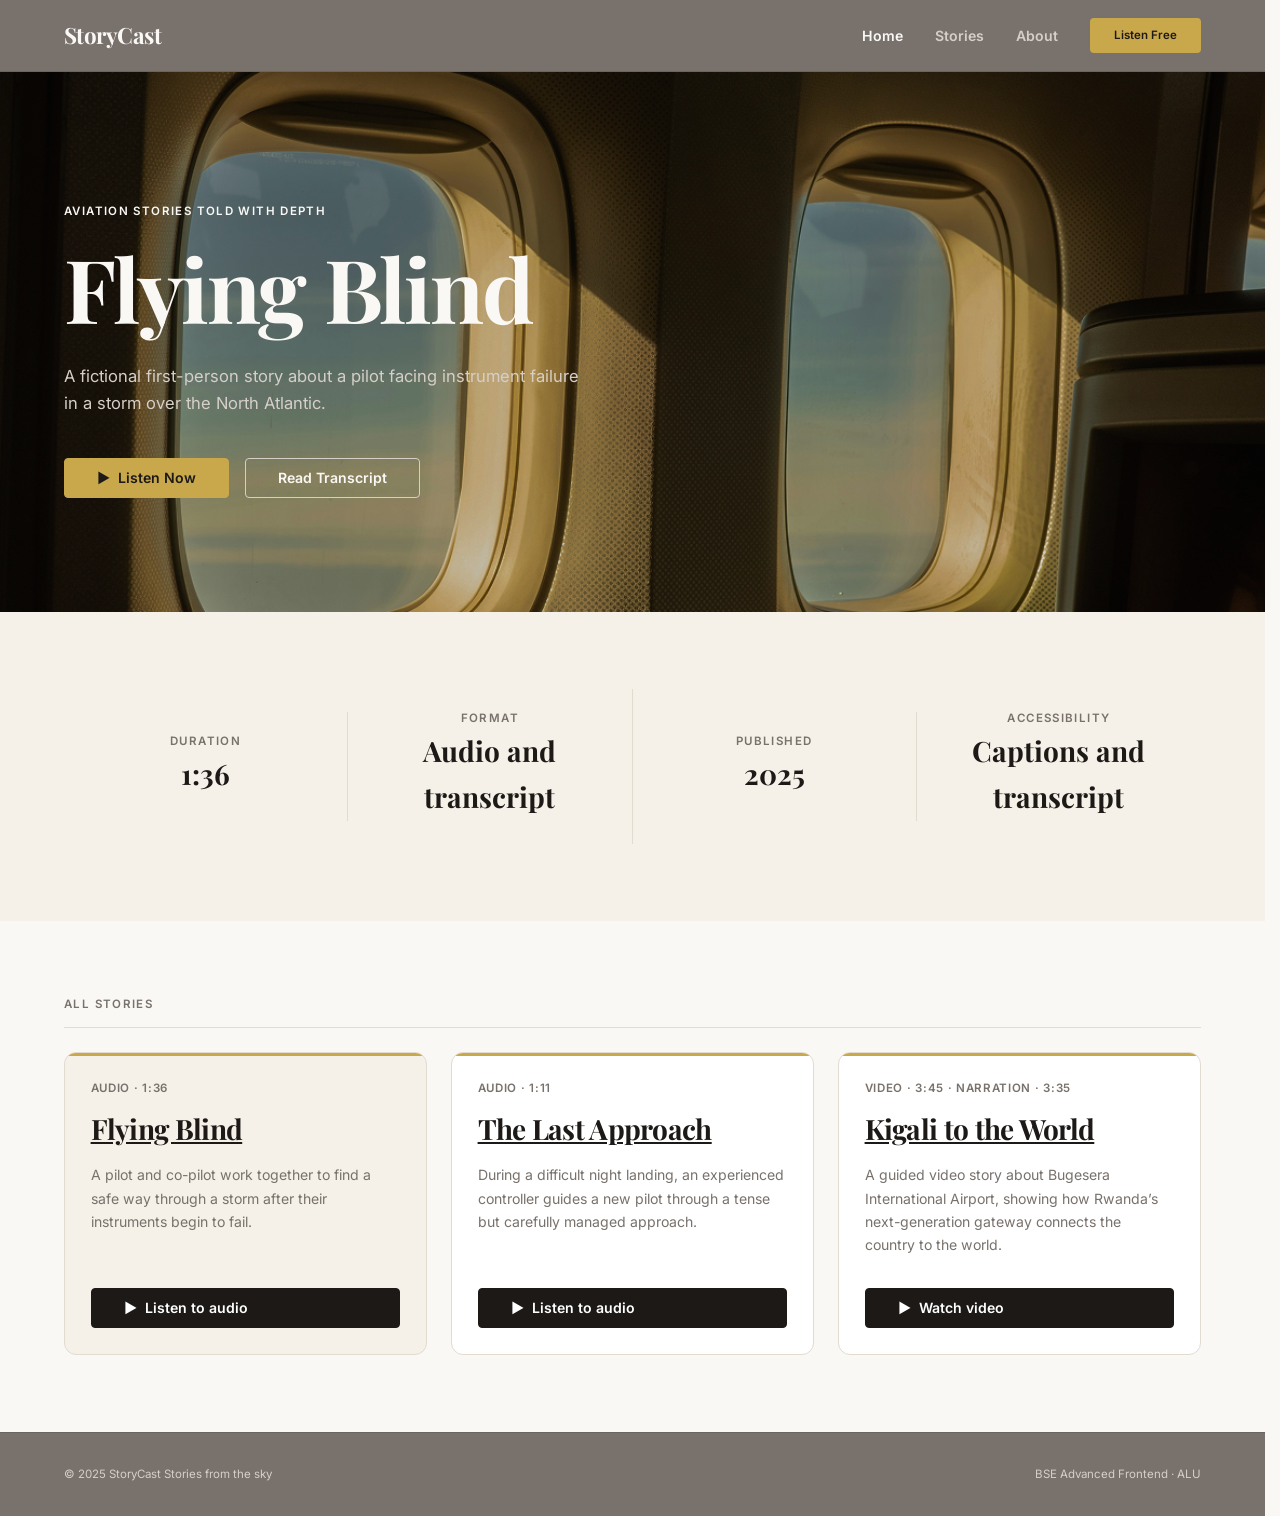
<file: index.html>
<!DOCTYPE html>
<html lang="en">
<head>
  <meta charset="UTF-8">
  <meta name="viewport" content="width=device-width, initial-scale=1.0">
  <meta name="description" content="StoryCast — Narrative audio and video journalism about aviation. Listen to first-person stories about the machines, people, and moments that define flight.">
  <title>StoryCast Aviation Stories</title>
  <link rel="preconnect" href="https://fonts.googleapis.com">
  <link rel="preconnect" href="https://fonts.gstatic.com" crossorigin>
  <link href="https://fonts.googleapis.com/css2?family=Playfair+Display:wght@400;700&family=Inter:wght@400;500;600&display=swap" rel="stylesheet">
  <link rel="stylesheet" href="css/main.css">
</head>
<body>
  <a href="#main-content" class="skip-link">Skip to main content</a>
  <header>
    <nav class="nav" aria-label="Main navigation">
      <div class="nav__inner">
        <a href="index.html" class="nav__logo" aria-label="StoryCast — home">StoryCast</a>
        <button class="nav__toggle" aria-expanded="false" aria-controls="nav-links" aria-label="Open navigation menu">
          <span></span><span></span><span></span>
        </button>
        <ul class="nav__links" id="nav-links" role="list">
          <li><a href="index.html" class="nav__link" aria-current="page">Home</a></li>
          <li><a href="#stories" class="nav__link">Stories</a></li>
          <li><a href="about.html" class="nav__link">About</a></li>
        </ul>
        <a href="story/flying-blind.html" class="nav__cta">Listen Free</a>
      </div>
    </nav>
  </header>

  <main id="main-content">
    <section class="hero" aria-labelledby="hero-heading" style="background-image: url('assets/images/Hero_1.png');">
      <div class="hero__inner">
        <span class="hero__eyebrow">Aviation Stories Told with Depth</span>
        <h1 class="hero__title" id="hero-heading">Flying Blind</h1>
        <p class="hero__subtitle">A fictional first-person story about a pilot facing instrument failure in a storm over the North Atlantic.</p>
        <div class="hero__actions">
          <a href="story/flying-blind.html#player" class="btn btn--primary"><span aria-hidden="true">▶</span> Listen Now</a>
          <a href="story/flying-blind.html#transcript" class="btn btn--outline">Read Transcript</a>
        </div>
      </div>
    </section>

    <section class="section section--cream" aria-label="Featured episode details">
      <div class="container">
        <dl class="stats">
          <div class="stats__item"><dt class="stats__label">Duration</dt><dd class="stats__value">1:36</dd></div>
          <div class="stats__item"><dt class="stats__label">Format</dt><dd class="stats__value">Audio and transcript</dd></div>
          <div class="stats__item"><dt class="stats__label">Published</dt><dd class="stats__value">2025</dd></div>
          <div class="stats__item"><dt class="stats__label">Accessibility</dt><dd class="stats__value">Captions and transcript</dd></div>
        </dl>
      </div>
    </section>

    <section class="section" id="stories" aria-labelledby="stories-heading">
      <div class="container">
        <h2 class="section-label" id="stories-heading">All Stories</h2>
        <div class="story-grid" role="list">
          <div class="card-wrapper" role="listitem">
            <article class="card card--featured" aria-labelledby="card-title-1">
              <div class="card__body">
                <p class="card__tag"><span class="sr-only">Format and duration:</span> Audio · 1:36</p>
                <h3 class="card__title" id="card-title-1"><a href="story/flying-blind.html#player">Flying Blind</a></h3>
                <p class="card__desc">A pilot and co-pilot work together to find a safe way through a storm after their instruments begin to fail.</p>
                <a href="story/flying-blind.html#player" class="btn btn--dark"><span aria-hidden="true">▶</span> Listen to audio</a>
              </div>
            </article>
          </div>
          <div class="card-wrapper" role="listitem">
            <article class="card" aria-labelledby="card-title-2">
              <div class="card__body">
                <p class="card__tag"><span class="sr-only">Format and duration:</span> Audio · 1:11</p>
                <h3 class="card__title" id="card-title-2"><a href="story/the-last-approach.html#player">The Last Approach</a></h3>
                <p class="card__desc">During a difficult night landing, an experienced controller guides a new pilot through a tense but carefully managed approach.</p>
                <a href="story/the-last-approach.html#player" class="btn btn--dark"><span aria-hidden="true">▶</span> Listen to audio</a>
              </div>
            </article>
          </div>
          <div class="card-wrapper" role="listitem">
            <article class="card" aria-labelledby="card-title-3">
              <div class="card__body">
                <p class="card__tag"><span class="sr-only">Format and durations:</span> Video · 3:45 · Narration · 3:35</p>
                <h3 class="card__title" id="card-title-3"><a href="story/kigali-to-the-world.html#video-player">Kigali to the World</a></h3>
                <p class="card__desc">A guided video story about Bugesera International Airport, showing how Rwanda’s next-generation gateway connects the country to the world.</p>
                <a href="story/kigali-to-the-world.html#video-player" class="btn btn--dark"><span aria-hidden="true">▶</span> Watch video</a>
              </div>
            </article>
          </div>
        </div>
      </div>
    </section>
  </main>

  <footer class="footer">
    <div class="footer__inner">
      <p class="footer__copy">© 2025 StoryCast Stories from the sky</p>
      <p class="footer__copy">BSE Advanced Frontend · ALU</p>
    </div>
  </footer>
  <script>
    const toggle = document.querySelector('.nav__toggle');
    const navLinks = document.querySelector('.nav__links');
    toggle.addEventListener('click', () => {
      const expanded = toggle.getAttribute('aria-expanded') === 'true';
      toggle.setAttribute('aria-expanded', String(!expanded));
      navLinks.classList.toggle('is-open');
    });
    navLinks.querySelectorAll('.nav__link').forEach(link => {
      link.addEventListener('click', () => {
        toggle.setAttribute('aria-expanded', 'false');
        navLinks.classList.remove('is-open');
      });
    });
  </script>
</body>
</html>
</file>
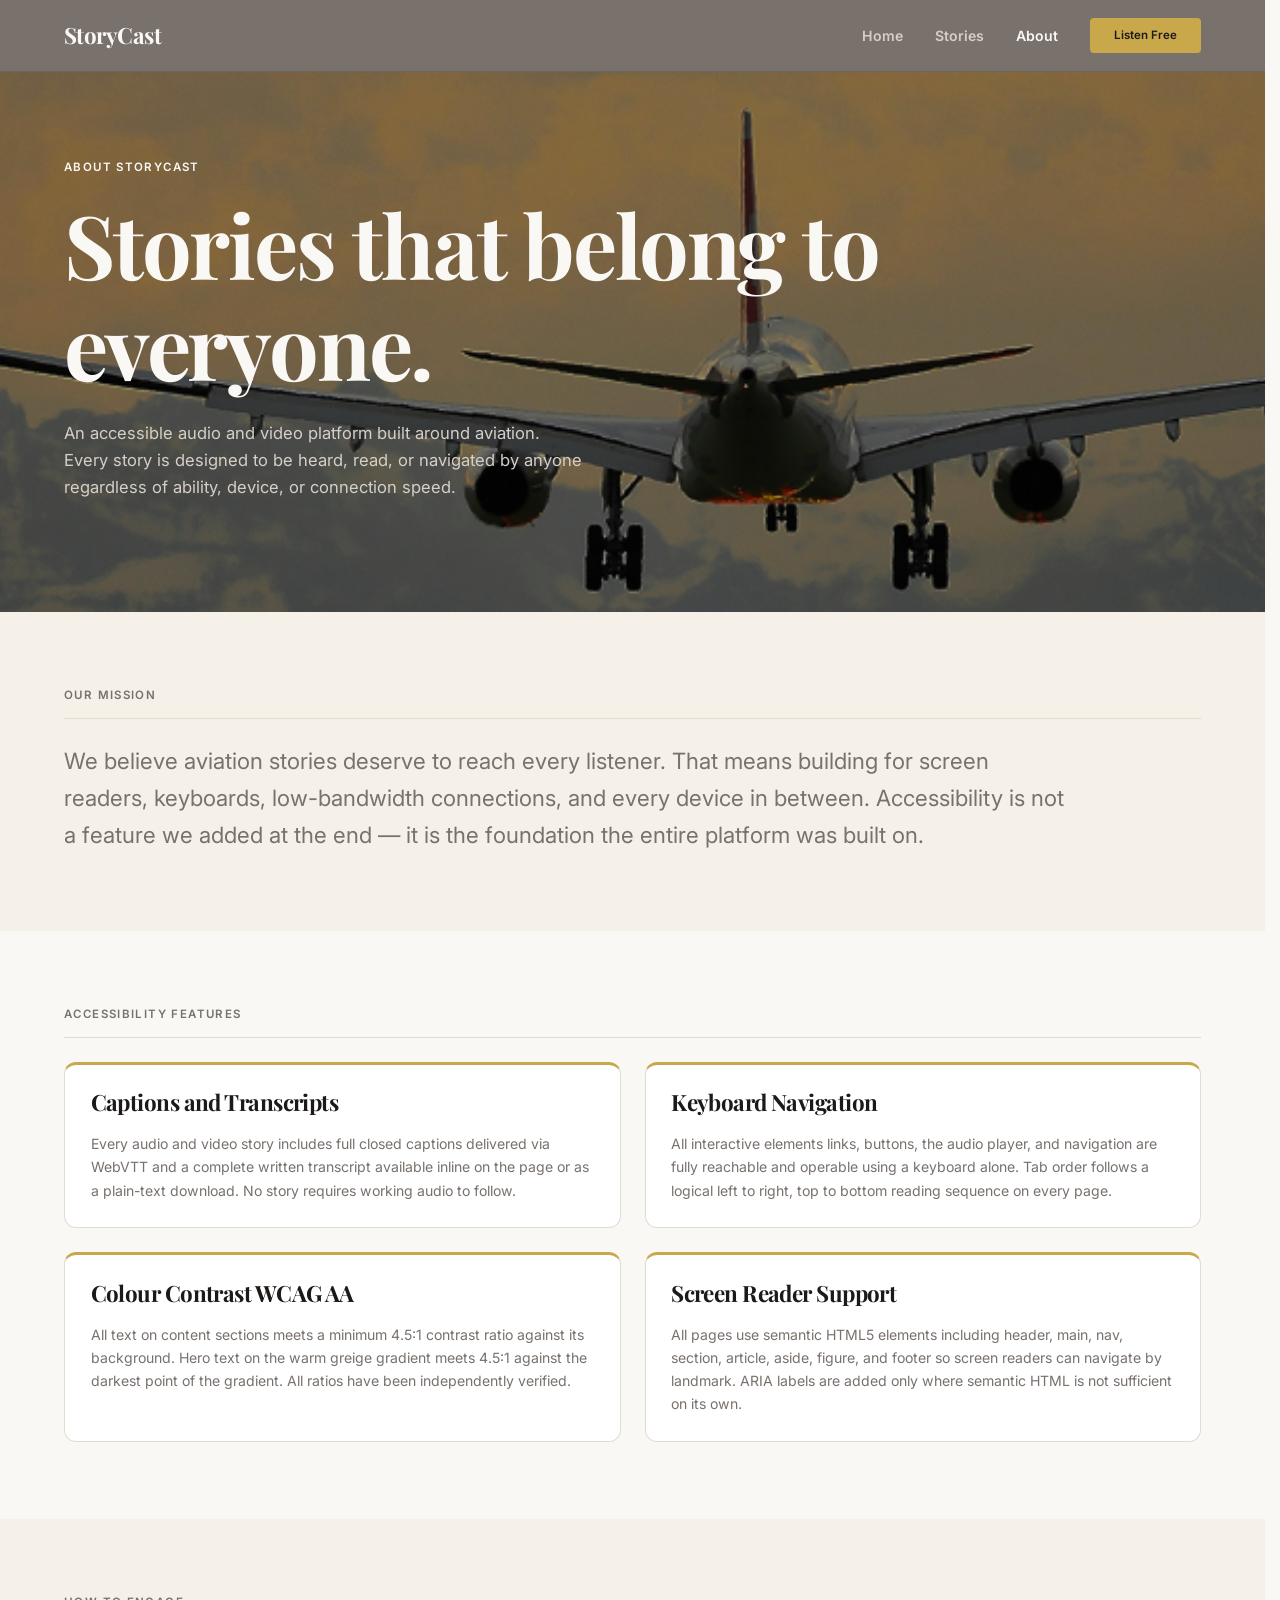
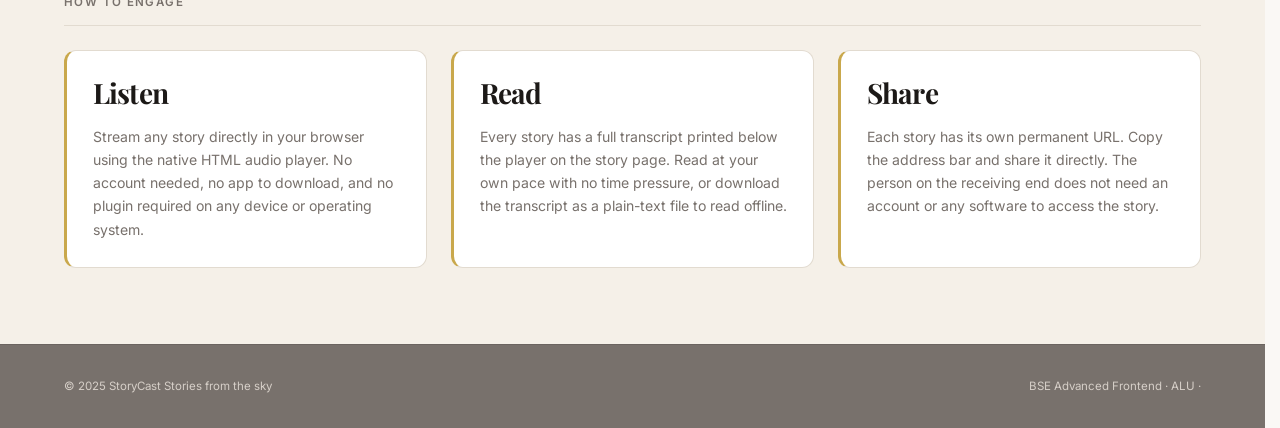
<file: about.html>
<!DOCTYPE html>
<html lang="en">
<head>
  <meta charset="UTF-8">
  <meta name="viewport" content="width=device-width, initial-scale=1.0">
  <meta name="description" content="About StoryCast — our mission, how we approach accessibility, and how you can engage with aviation stories regardless of ability.">
  <title>About — StoryCast</title>

  <link rel="preconnect" href="https://fonts.googleapis.com">
  <link rel="preconnect" href="https://fonts.gstatic.com" crossorigin>
  <link href="https://fonts.googleapis.com/css2?family=Playfair+Display:wght@400;700&family=Inter:wght@400;500;600&display=swap" rel="stylesheet">

  <link rel="stylesheet" href="css/main.css">
</head>
<body>

  <a href="#main-content" class="skip-link">Skip to main content</a>

  <!-- ══════════════════════════════════════════════════
       Navigation
  ══════════════════════════════════════════════════ -->
  <header>
    <nav class="nav" aria-label="Main navigation">
      <div class="nav__inner">
        <a href="index.html" class="nav__logo" aria-label="StoryCast — home">
          StoryCast
        </a>
        <button
          class="nav__toggle"
          aria-expanded="false"
          aria-controls="nav-links"
          aria-label="Open navigation menu"
        >
          <span></span>
          <span></span>
          <span></span>
        </button>
        <ul class="nav__links" id="nav-links" role="list">
          <li><a href="index.html" class="nav__link">Home</a></li>
          <li><a href="index.html#stories" class="nav__link">Stories</a></li>
          <li>
            <a href="about.html" class="nav__link" aria-current="page">About</a>
          </li>
        </ul>
        <a href="story/flying-blind.html" class="nav__cta">Listen Free</a>
      </div>
    </nav>
  </header>

  <!-- ══════════════════════════════════════════════════
       Main content
  ══════════════════════════════════════════════════ -->
  <main id="main-content">

    <!-- ── Hero ─────────────────────────────────────── -->
    <section class="hero" aria-labelledby="about-heading" style="background-image: url('assets/images/Hero_3.png');">
      <div class="hero__inner">
        <span class="hero__eyebrow">About StoryCast</span>
        <h1 class="hero__title" id="about-heading">
          Stories that belong to everyone.
        </h1>
        <p class="hero__subtitle">
          An accessible audio and video platform built around aviation.
          Every story is designed to be heard, read, or navigated by anyone 
          regardless of ability, device, or connection speed.
        </p>
      </div>
    </section>

    <!-- ── Mission ──────────────────────────────────── -->
    <section class="section section--cream" aria-labelledby="mission-heading">
      <div class="container">
        <h2 class="section-label" id="mission-heading">Our Mission</h2>
        <p class="mission__text">
          We believe aviation stories deserve to reach every listener. That means
          building for screen readers, keyboards, low-bandwidth connections, and
          every device in between. Accessibility is not a feature we added at the
          end — it is the foundation the entire platform was built on.
        </p>
      </div>
    </section>

    <!-- ── Accessibility features ───────────────────── -->
    <section class="section" aria-labelledby="a11y-heading">
      <div class="container">
        <h2 class="section-label" id="a11y-heading">Accessibility Features</h2>

        <div class="features-grid">

          <article class="feature-card" aria-labelledby="feat-1">
            <h3 class="feature-card__title" id="feat-1">
              Captions and Transcripts
            </h3>
            <p class="feature-card__desc">
              Every audio and video story includes full closed captions delivered
              via WebVTT and a complete written transcript available inline on the
              page or as a plain-text download. No story requires working audio to
              follow.
            </p>
          </article>

          <article class="feature-card" aria-labelledby="feat-2">
            <h3 class="feature-card__title" id="feat-2">
              Keyboard Navigation
            </h3>
            <p class="feature-card__desc">
              All interactive elements links, buttons, the audio player, and
              navigation are fully reachable and operable using a keyboard alone.
              Tab order follows a logical left to right, top to bottom reading
              sequence on every page.
            </p>
          </article>

          <article class="feature-card" aria-labelledby="feat-3">
            <h3 class="feature-card__title" id="feat-3">
              Colour Contrast WCAG AA
            </h3>
            <p class="feature-card__desc">
              All text on content sections meets a minimum 4.5:1 contrast ratio
              against its background. Hero text on the warm greige gradient meets
              4.5:1 against the darkest point of the gradient. All ratios have been
              independently verified.
            </p>
          </article>

          <article class="feature-card" aria-labelledby="feat-4">
            <h3 class="feature-card__title" id="feat-4">
              Screen Reader Support
            </h3>
            <p class="feature-card__desc">
              All pages use semantic HTML5 elements including header, main, nav, section,
              article, aside, figure, and footer so screen readers can navigate by
              landmark. ARIA labels are added only where semantic HTML is not
              sufficient on its own.
            </p>
          </article>

        </div>
      </div>
    </section>

    <!-- ── How to engage ────────────────────────────── -->
    <section class="section section--cream" aria-labelledby="engage-heading">
      <div class="container">
        <h2 class="section-label" id="engage-heading">How to Engage</h2>

        <div class="engage-grid">

          <article class="engage-card" aria-labelledby="engage-1">
            <h3 class="engage-card__title" id="engage-1">Listen</h3>
            <p class="engage-card__desc">
              Stream any story directly in your browser using the native HTML audio
              player. No account needed, no app to download, and no plugin required
              on any device or operating system.
            </p>
          </article>

          <article class="engage-card" aria-labelledby="engage-2">
            <h3 class="engage-card__title" id="engage-2">Read</h3>
            <p class="engage-card__desc">
              Every story has a full transcript printed below the player on the
              story page. Read at your own pace with no time pressure, or download
              the transcript as a plain-text file to read offline.
            </p>
          </article>

          <article class="engage-card" aria-labelledby="engage-3">
            <h3 class="engage-card__title" id="engage-3">Share</h3>
            <p class="engage-card__desc">
              Each story has its own permanent URL. Copy the address bar and share
              it directly. The person on the receiving end does not need an account
              or any software to access the story.
            </p>
          </article>

        </div>
      </div>
    </section>

  </main>

  <!-- ══════════════════════════════════════════════════
       Footer
  ══════════════════════════════════════════════════ -->
  <footer class="footer">
    <div class="footer__inner">
      <p class="footer__copy">© 2025 StoryCast Stories from the sky</p>
      <p class="footer__copy">BSE Advanced Frontend · ALU · </p>
    </div>
  </footer>

  <script>
    const toggle = document.querySelector('.nav__toggle');
    const navLinks = document.querySelector('.nav__links');
    toggle.addEventListener('click', () => {
      const expanded = toggle.getAttribute('aria-expanded') === 'true';
      toggle.setAttribute('aria-expanded', String(!expanded));
      navLinks.classList.toggle('is-open');
    });
  </script>

</body>
</html>
</file>
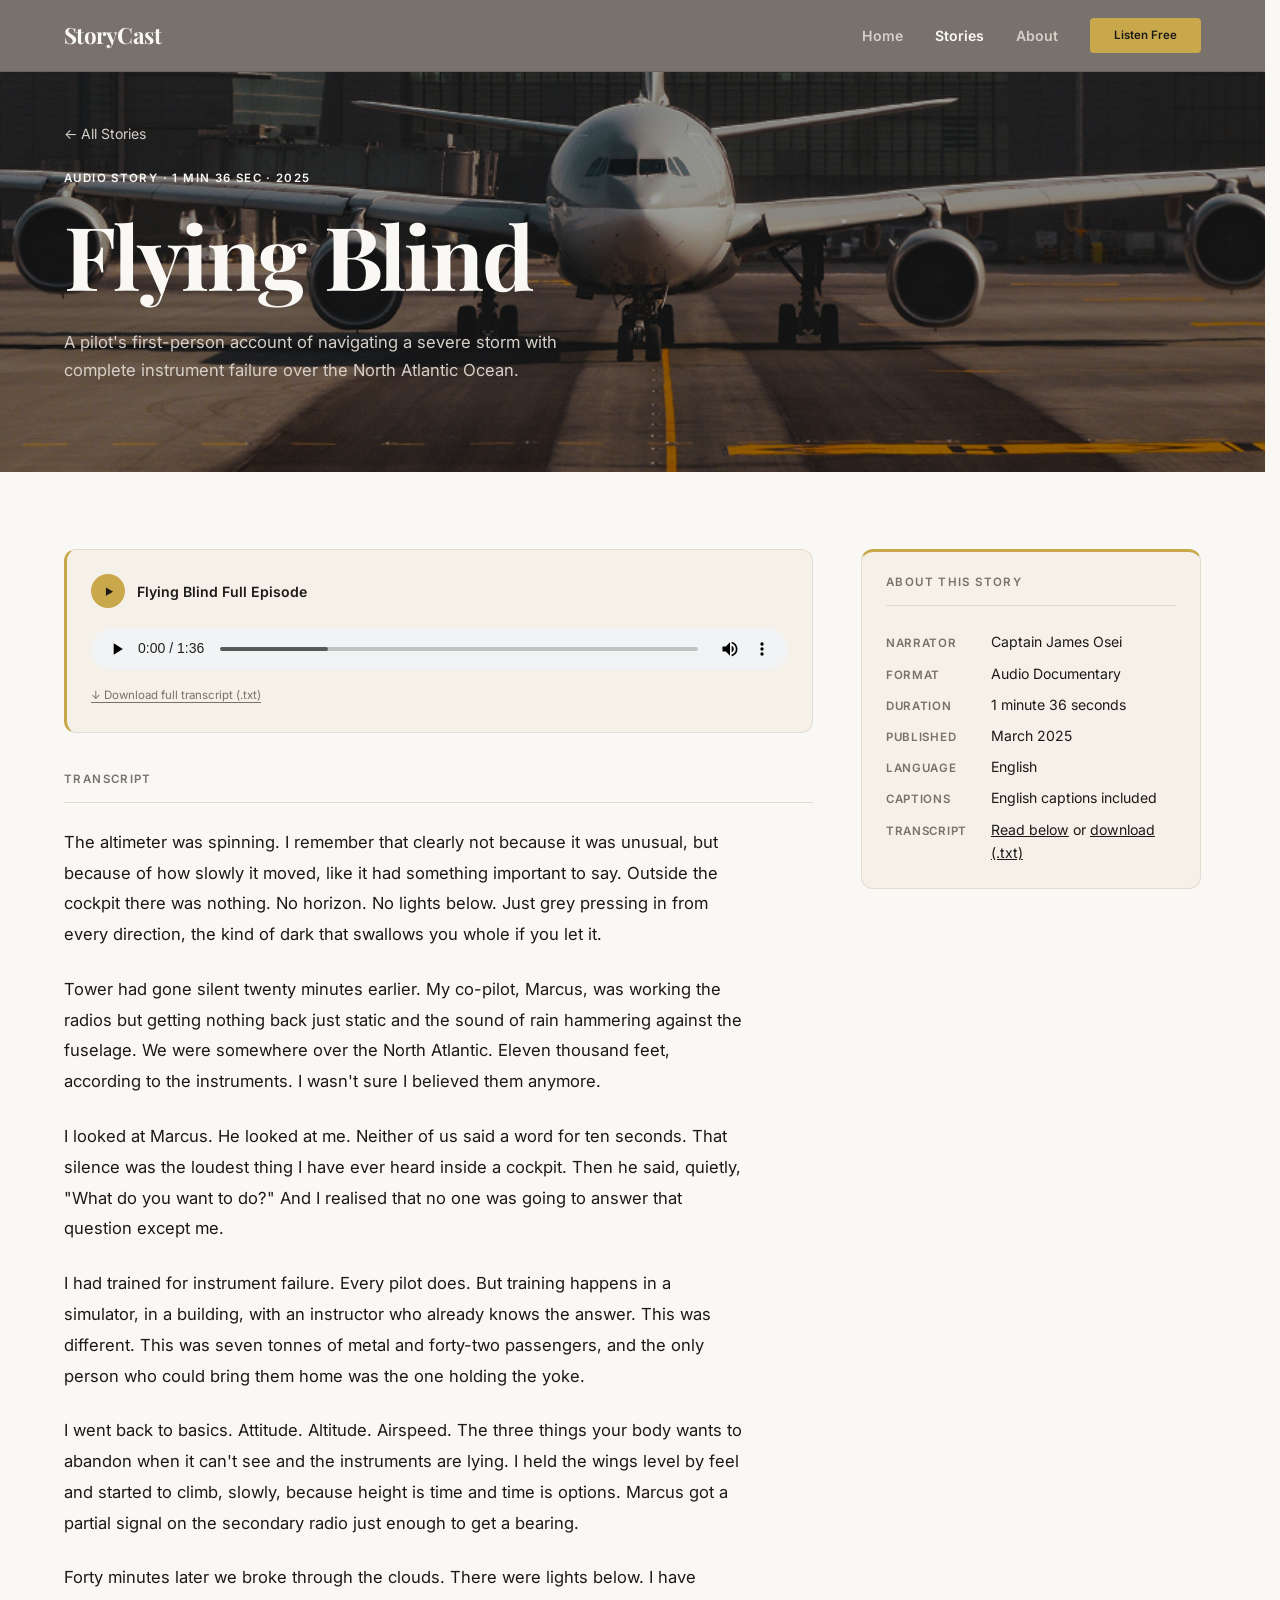
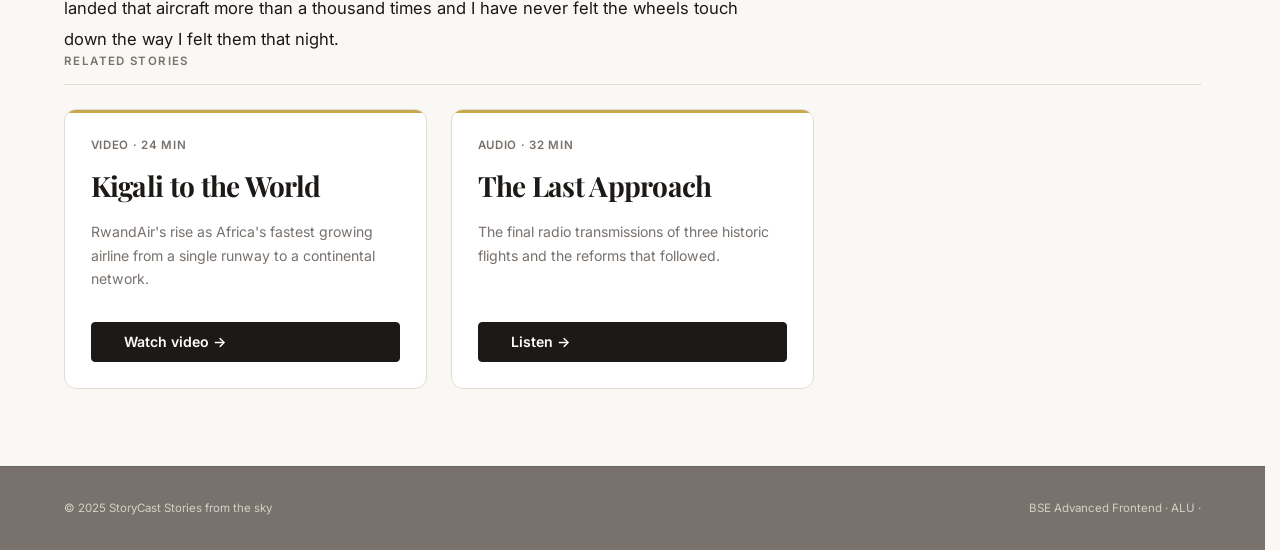
<file: story/flying-blind.html>
<!DOCTYPE html>
<html lang="en">
<head>
  <meta charset="UTF-8">
  <meta name="viewport" content="width=device-width, initial-scale=1.0">
  <meta name="description" content="Flying Blind A pilot's first-person account of navigating instrument failure over the North Atlantic. Full audio story with transcript and captions.">
  <title>Flying Blind StoryCast</title>

  <link rel="preconnect" href="https://fonts.googleapis.com">
  <link rel="preconnect" href="https://fonts.gstatic.com" crossorigin>
  <link href="https://fonts.googleapis.com/css2?family=Playfair+Display:wght@400;700&family=Inter:wght@400;500;600&display=swap" rel="stylesheet">

  <!-- One level up from /story/ -->
  <link rel="stylesheet" href="../css/main.css">
</head>
<body>

  <a href="#main-content" class="skip-link">Skip to main content</a>

  <!-- ══════════════════════════════════════════════════
       Navigation
  ══════════════════════════════════════════════════ -->
  <header>
    <nav class="nav" aria-label="Main navigation">
      <div class="nav__inner">
        <a href="../index.html" class="nav__logo" aria-label="StoryCast — home">
          StoryCast
        </a>
        <button
          class="nav__toggle"
          aria-expanded="false"
          aria-controls="nav-links"
          aria-label="Open navigation menu"
        >
          <span></span>
          <span></span>
          <span></span>
        </button>
        <ul class="nav__links" id="nav-links" role="list">
          <li><a href="../index.html" class="nav__link">Home</a></li>
          <li>
            <a href="../index.html#stories" class="nav__link" aria-current="page">
              Stories
            </a>
          </li>
          <li><a href="../about.html" class="nav__link">About</a></li>
        </ul>
        <a href="#player" class="nav__cta">Listen Free</a>
      </div>
    </nav>
  </header>

  <!-- ══════════════════════════════════════════════════
       Main content
  ══════════════════════════════════════════════════ -->
  <main id="main-content">

    <!-- ── Story hero ────────────────────────────────── -->
    <section class="hero hero--story" aria-labelledby="story-title" style="background-image: url('../assets/images/Hero_2.png');">
      <div class="hero__inner">
        <a href="../index.html" class="hero__back">← All Stories</a>
        <p class="hero__eyebrow">Audio Story · 1 Min 36 Sec · 2025</p>
        <h1 class="hero__title" id="story-title">Flying Blind</h1>
        <p class="hero__subtitle">
          A pilot's first-person account of navigating a severe storm with
          complete instrument failure over the North Atlantic Ocean.
        </p>
      </div>
    </section>

    <!-- ── Story body — two-column grid ─────────────── -->
    <section class="section" aria-label="Story content">
      <div class="container">
        <div class="story-layout">

          <!-- Main column — player + transcript -->
          <div>

            <!-- Audio player -->
            <section id="player" aria-labelledby="player-label">
              <div class="player">
                <p class="player__label" id="player-label">
                  Flying Blind Full Episode
                </p>

                <!--
                  Accessible audio element:
                  • controls attribute provides keyboard-operable playback UI
                  • <track> provides WebVTT captions (kind="captions")
                  • <figcaption> gives screen readers a text description
                  • Fallback link shown if browser has no audio support
                -->
                <figure>
                  <audio
                    class="player__native"
                    controls
                    aria-labelledby="player-label"
                    aria-describedby="audio-desc"
                  >
                    <source
                      src="../assets/audio/speech.wav"
                      type="audio/wav"
                    >
                    <track
                      kind="captions"
                      src="../assets/transcripts/flying-blind.vtt"
                      srclang="en"
                      label="English captions"
                      default
                    >
                    <p>
                      Your browser does not support audio playback.
                      <a href="../assets/audio/speech.wav">
                        Download the audio file
                      </a>
                      and open it in any media player.
                    </p>
                  </audio>
                  <figcaption class="sr-only" id="audio-desc">
                    Audio documentary: Flying Blind.
                    Narrator: Captain James Osei.
                    Duration: 1 minute and 36 seconds.
                    Full transcript available below.
                  </figcaption>
                </figure>

                <a
                  href="../assets/transcripts/flying-blind.txt"
                  download="flying-blind-transcript.txt"
                  class="player__download"
                  aria-label="Download full transcript as a text file"
                >
                  ↓ Download full transcript (.txt)
                </a>
              </div>
            </section>

            <!-- Transcript -->
            <section id="transcript" aria-labelledby="transcript-heading">
              <div class="transcript">
                <h2 class="transcript__heading" id="transcript-heading">
                  Transcript
                </h2>
                <div class="transcript__body">
                  <p>
                    The altimeter was spinning. I remember that clearly not because it was
                    unusual, but because of how slowly it moved, like it had something important
                    to say. Outside the cockpit there was nothing. No horizon. No lights below.
                    Just grey pressing in from every direction, the kind of dark that swallows
                    you whole if you let it.
                  </p>
                  <p>
                    Tower had gone silent twenty minutes earlier. My co-pilot, Marcus, was
                    working the radios but getting nothing back just static and the sound of
                    rain hammering against the fuselage. We were somewhere over the North
                    Atlantic. Eleven thousand feet, according to the instruments. I wasn't sure
                    I believed them anymore.
                  </p>
                  <p>
                    I looked at Marcus. He looked at me. Neither of us said a word for ten
                    seconds. That silence was the loudest thing I have ever heard inside a
                    cockpit. Then he said, quietly, "What do you want to do?" And I realised
                    that no one was going to answer that question except me.
                  </p>
                  <p>
                    I had trained for instrument failure. Every pilot does. But training happens
                    in a simulator, in a building, with an instructor who already knows the
                    answer. This was different. This was seven tonnes of metal and forty-two
                    passengers, and the only person who could bring them home was the one
                    holding the yoke.
                  </p>
                  <p>
                    I went back to basics. Attitude. Altitude. Airspeed. The three things your
                    body wants to abandon when it can't see and the instruments are lying. I
                    held the wings level by feel and started to climb, slowly, because height
                    is time and time is options. Marcus got a partial signal on the secondary
                    radio just enough to get a bearing.
                  </p>
                  <p>
                    Forty minutes later we broke through the clouds. There were lights below.
                    I have landed that aircraft more than a thousand times and I have never felt the
                    wheels touch down the way I felt them that night.
                  </p>
                </div>
              </div>
            </section>

          </div><!-- end main column -->

          <!-- Sidebar — story metadata -->
          <aside class="story-sidebar" aria-label="Story details">
            <h2 class="section-label">About This Story</h2>
            <dl class="story-meta">
              <dt>Narrator</dt>
              <dd>Captain James Osei</dd>
              <dt>Format</dt>
              <dd>Audio Documentary</dd>
              <dt>Duration</dt>
              <dd>1 minute 36 seconds</dd>
              <dt>Published</dt>
              <dd>March 2025</dd>
              <dt>Language</dt>
              <dd>English</dd>
              <dt>Captions</dt>
              <dd>English captions included</dd>
              <dt>Transcript</dt>
              <dd>
                <a href="#transcript">Read below</a> or
                <a href="../assets/transcripts/flying-blind.txt" download>
                  download (.txt)
                </a>
              </dd>
            </dl>
          </aside>

        </div><!-- end story-layout -->

        <!-- Related stories -->
        <section aria-labelledby="related-heading">
          <h2 class="section-label" id="related-heading">Related Stories</h2>
          <div class="story-grid story-grid--related" role="list">

            <div class="card-wrapper" role="listitem">
              <article class="card" aria-labelledby="rel-title-1">
                <div class="card__body">
                  <p class="card__tag">Video · 24 min</p>
                  <h3 class="card__title" id="rel-title-1">Kigali to the World</h3>
                  <p class="card__desc">
                    RwandAir's rise as Africa's fastest growing airline
                    from a single runway to a continental network.
                  </p>
                  <a href="kigali-to-the-world.html#video-player" class="btn btn--dark"
                    aria-label="Watch Kigali to the World video">
                    Watch video →
                  </a>
                </div>
              </article>
            </div>

            <div class="card-wrapper" role="listitem">
              <article class="card" aria-labelledby="rel-title-2">
                <div class="card__body">
                  <p class="card__tag">Audio · 32 min</p>
                  <h3 class="card__title" id="rel-title-2">The Last Approach</h3>
                  <p class="card__desc">
                    The final radio transmissions of three historic flights
                    and the reforms that followed.
                  </p>
                  <a href="the-last-approach.html#player" class="btn btn--dark"
                    aria-label="Listen to The Last Approach">
                    Listen →
                  </a>
                </div>
              </article>
            </div>

          </div>
        </section>

      </div>
    </section>

  </main>

  <!-- ══════════════════════════════════════════════════
       Footer
  ══════════════════════════════════════════════════ -->
  <footer class="footer">
    <div class="footer__inner">
      <p class="footer__copy">© 2025 StoryCast Stories from the sky</p>
      <p class="footer__copy">BSE Advanced Frontend · ALU · </p>
    </div>
  </footer>

  <script>
    const toggle = document.querySelector('.nav__toggle');
    const navLinks = document.querySelector('.nav__links');
    toggle.addEventListener('click', () => {
      const expanded = toggle.getAttribute('aria-expanded') === 'true';
      toggle.setAttribute('aria-expanded', String(!expanded));
      navLinks.classList.toggle('is-open');
    });
  </script>

</body>
</html>
</file>
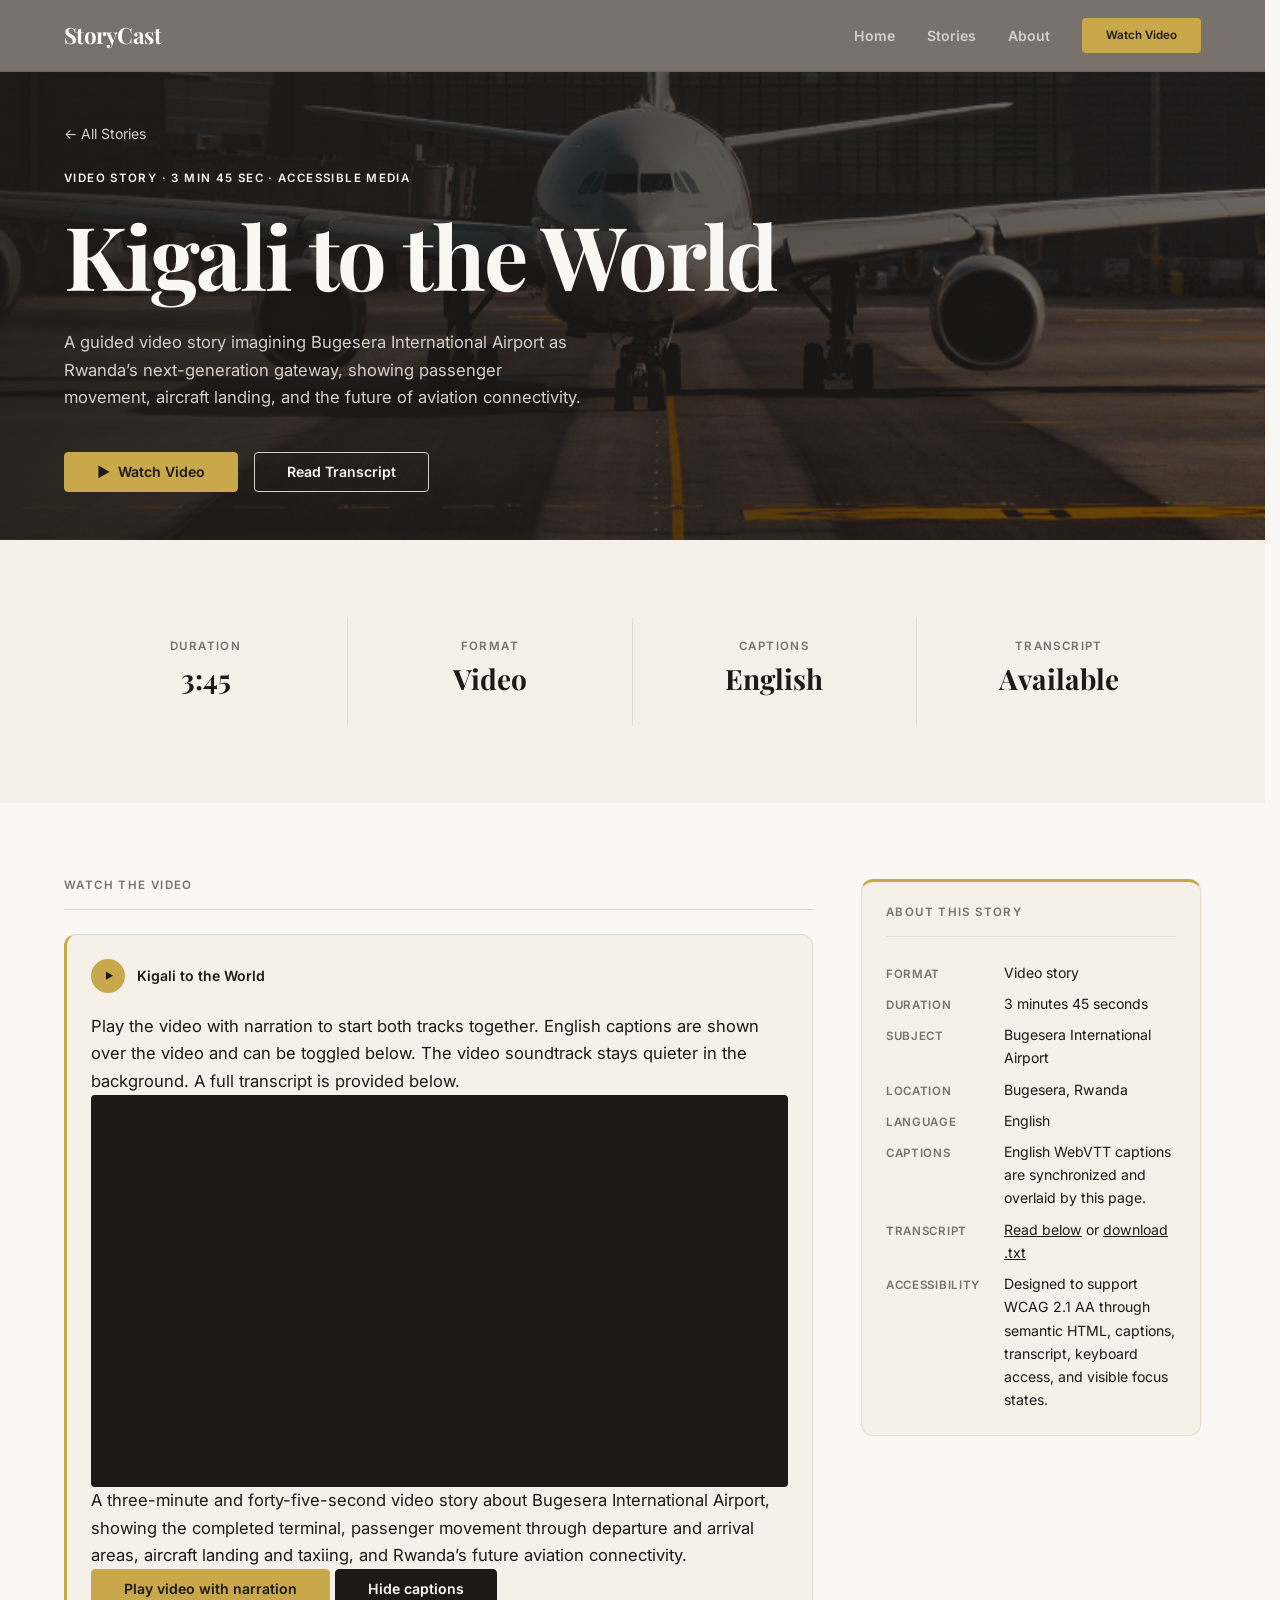
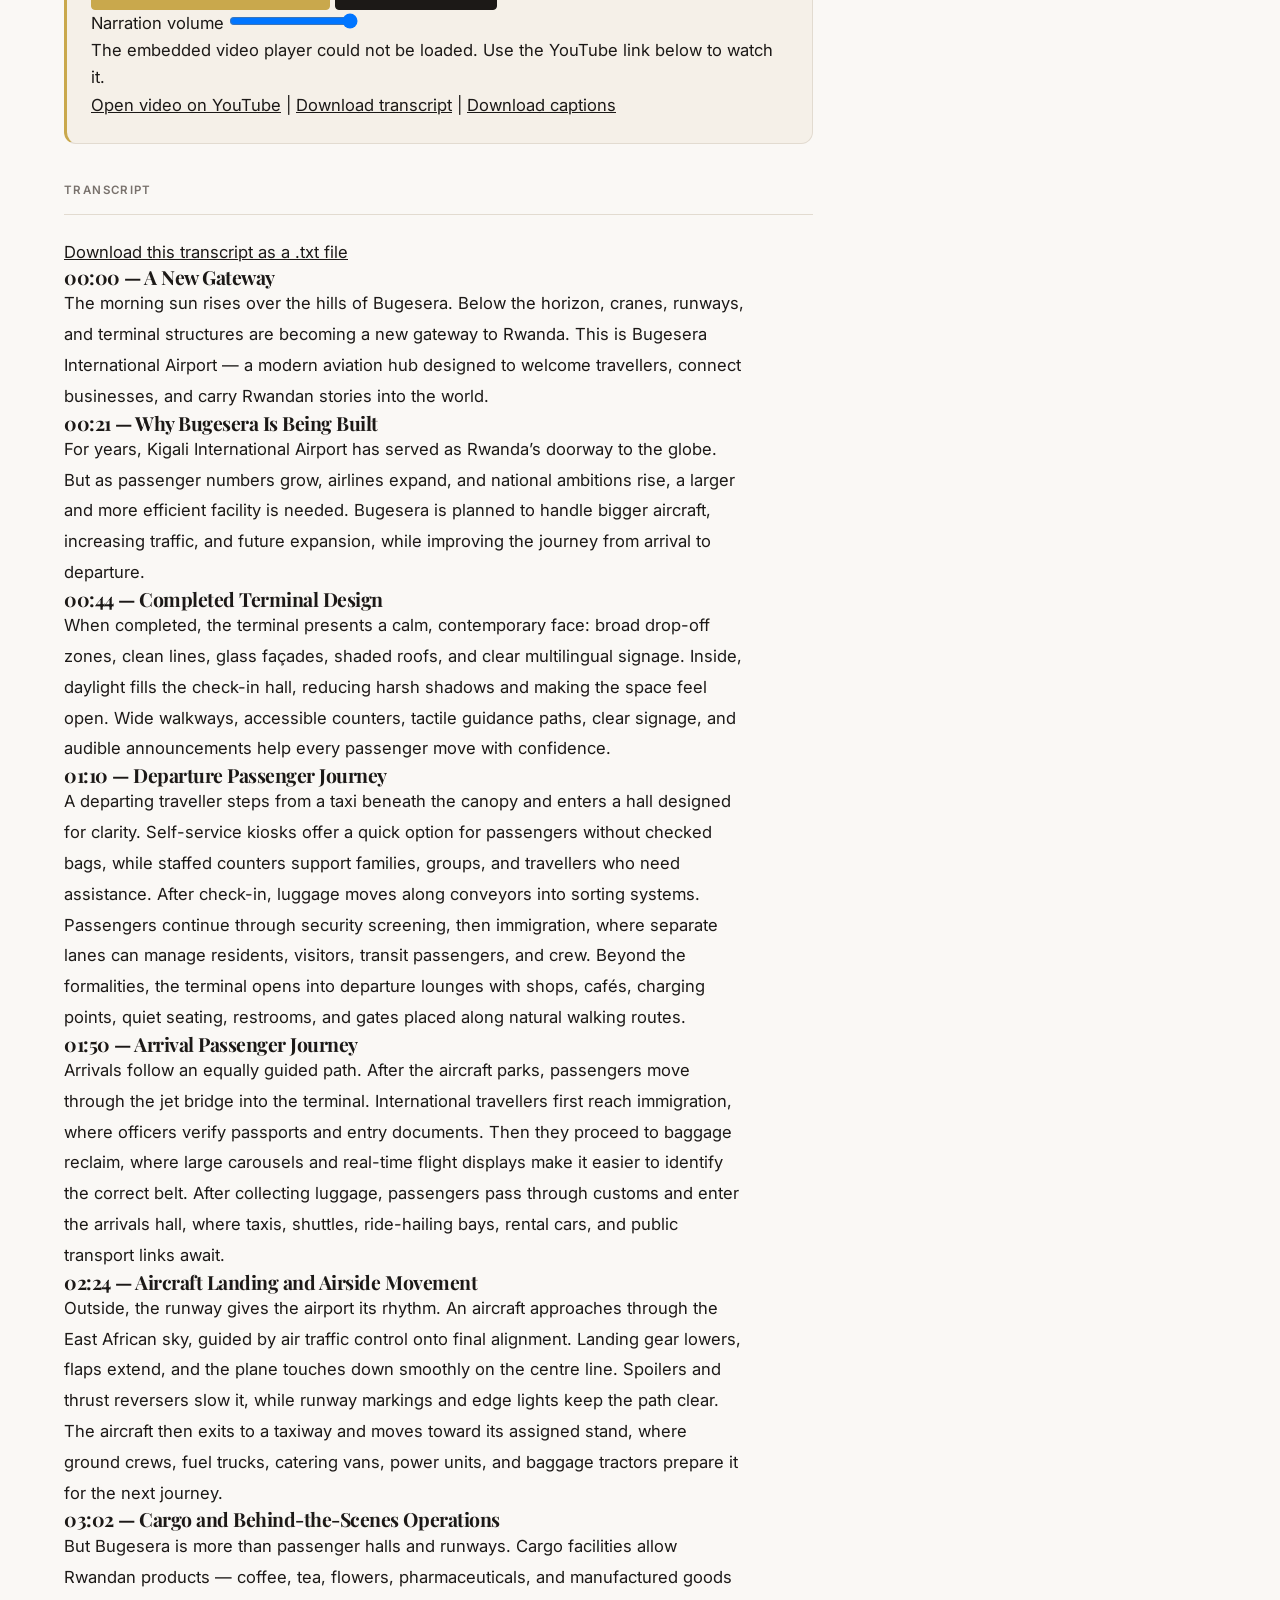
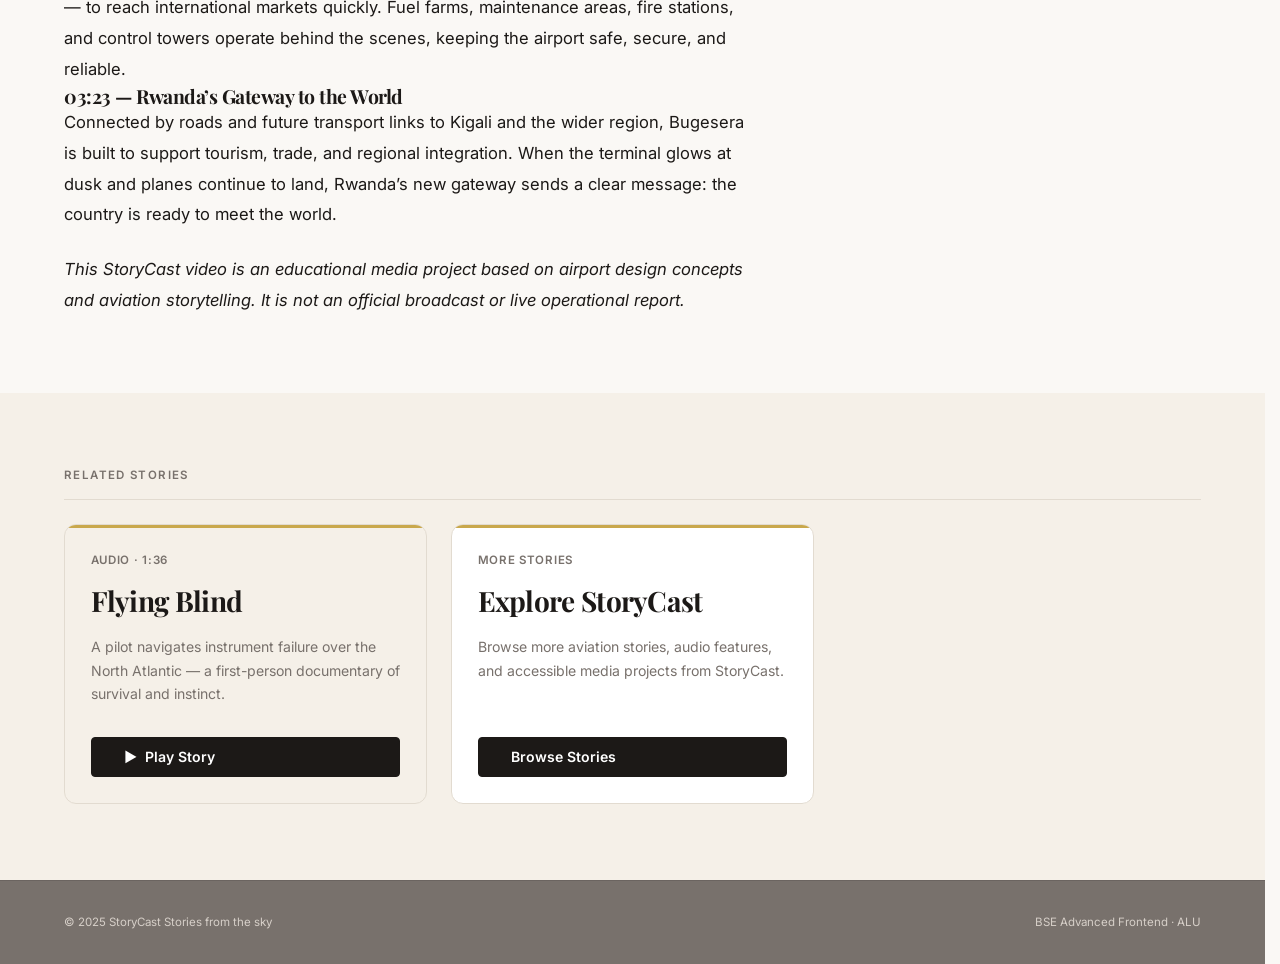
<file: story/kigali-to-the-world.html>
<!DOCTYPE html>
<html lang="en">
<head>
  <meta charset="UTF-8">
  <meta name="viewport" content="width=device-width, initial-scale=1.0">
  <meta name="description" content="Kigali to the World — an accessible StoryCast video story about Bugesera International Airport, with English captions and transcript.">
  <title>Kigali to the World — StoryCast</title>

  <link rel="preconnect" href="https://fonts.googleapis.com">
  <link rel="preconnect" href="https://fonts.gstatic.com" crossorigin>
  <link href="https://fonts.googleapis.com/css2?family=Playfair+Display:wght@400;700&family=Inter:wght@400;500;600&display=swap" rel="stylesheet">
  <link rel="stylesheet" href="../css/main.css">
</head>
<body>
  <a href="#main-content" class="skip-link">Skip to main content</a>

  <header>
    <nav class="nav" aria-label="Main navigation">
      <div class="nav__inner">
        <a href="../index.html" class="nav__logo" aria-label="StoryCast — home">StoryCast</a>

        <button
          class="nav__toggle"
          aria-expanded="false"
          aria-controls="nav-links"
          aria-label="Open navigation menu"
        >
          <span></span>
          <span></span>
          <span></span>
        </button>

        <ul class="nav__links" id="nav-links" role="list">
          <li><a href="../index.html" class="nav__link">Home</a></li>
          <li><a href="../index.html#stories" class="nav__link">Stories</a></li>
          <li><a href="../about.html" class="nav__link">About</a></li>
        </ul>

        <a href="#video-player" class="nav__cta">Watch Video</a>
      </div>
    </nav>
  </header>

  <main id="main-content">
    <article class="story" aria-labelledby="story-title">

      <section
        class="hero hero--story"
        aria-labelledby="story-title"
        style="background-image: linear-gradient(90deg, rgba(28, 25, 23, 0.82) 0%, rgba(28, 25, 23, 0.55) 45%, rgba(28, 25, 23, 0.30) 100%), url('../assets/images/Hero_2.png'); background-size: cover; background-position: center;"
      >
        <div class="hero__inner">
          <a href="../index.html#stories" class="hero__back">← All Stories</a>

          <p class="hero__eyebrow">Video Story · 3 min 45 sec · Accessible Media</p>

          <h1 class="hero__title" id="story-title">
            Kigali to the World
          </h1>

          <p class="hero__subtitle">
            A guided video story imagining Bugesera International Airport as
            Rwanda’s next-generation gateway, showing passenger movement,
            aircraft landing, and the future of aviation connectivity.
          </p>

          <div class="hero__actions">
            <a href="#video-player" class="btn btn--primary">
              <span aria-hidden="true">▶</span>
              Watch Video
            </a>
            <a href="#transcript" class="btn btn--outline">
              Read Transcript
            </a>
          </div>
        </div>
      </section>

      <section class="section section--cream" aria-label="Story details">
        <div class="container">
          <dl class="stats">
            <div class="stats__item">
              <dt class="stats__label">Duration</dt>
              <dd class="stats__value">3:45</dd>
            </div>
            <div class="stats__item">
              <dt class="stats__label">Format</dt>
              <dd class="stats__value">Video</dd>
            </div>
            <div class="stats__item">
              <dt class="stats__label">Captions</dt>
              <dd class="stats__value">English</dd>
            </div>
            <div class="stats__item">
              <dt class="stats__label">Transcript</dt>
              <dd class="stats__value">Available</dd>
            </div>
          </dl>
        </div>
      </section>

      <section class="section" aria-label="Video story content">
        <div class="container">
          <div class="story-layout">
            <div>
              <section id="video-player" aria-labelledby="player-heading">
                <h2 class="section-label" id="player-heading">Watch the Video</h2>

                <div class="player">
                  <p class="player__label">Kigali to the World</p>

                  <p>
                    Play the video with narration to start both tracks together.
                    English captions are shown over the video and can be
                    toggled below. The video soundtrack stays quieter in the
                    background. A full transcript is provided below.
                  </p>

                  <figure>
                    <div class="video-frame">
                      <div id="story-video"></div>
                      <div class="video-caption-overlay is-hidden" aria-live="polite" aria-atomic="true">
                        <span id="video-caption"></span>
                      </div>
                    </div>

                    <audio
                      id="story-audio"
                      preload="metadata"
                      aria-label="Kigali to the World narration"
                      hidden
                    >
                      <source src="../assets/audio/kigali-to-the-world.mp3" type="audio/mpeg">
                    </audio>

                    <figcaption id="video-description">
                      A three-minute and forty-five-second video story about
                      Bugesera International Airport, showing the completed
                      terminal, passenger movement through departure and
                      arrival areas, aircraft landing and taxiing, and Rwanda’s
                      future aviation connectivity.
                    </figcaption>
                  </figure>

                  <p>
                    <button id="story-play" class="btn btn--primary" type="button" disabled>
                      Play video with narration
                    </button>
                    <button id="captions-toggle" class="btn btn--dark" type="button" aria-pressed="true">
                      Hide captions
                    </button>
                  </p>

                  <p>
                    <label for="narration-volume">Narration volume</label>
                    <input
                      id="narration-volume"
                      type="range"
                      min="0"
                      max="100"
                      step="5"
                      value="100"
                    >
                  </p>

                  <p id="audio-status" role="status" aria-live="polite" hidden></p>
                  <p id="caption-status" role="status" aria-live="polite" hidden></p>

                  <p>
                    <a href="https://youtu.be/36bHtXBAwvw">Open video on YouTube</a>
                    |
                    <a href="../assets/transcripts/kigali-to-the-world.txt" download>Download transcript</a>
                    |
                    <a href="../assets/transcripts/kigali-to-the-world.vtt" download>Download captions</a>
                  </p>
                </div>
              </section>

              <section id="transcript" aria-labelledby="transcript-heading">
                <div class="transcript">
                  <h2 class="transcript__heading" id="transcript-heading">Transcript</h2>

                  <p>
                    <a href="../assets/transcripts/kigali-to-the-world.txt" download>
                      Download this transcript as a .txt file
                    </a>
                  </p>

                  <div class="transcript__body">
                    <h3>00:00 — A New Gateway</h3>
                    <p>
                      The morning sun rises over the hills of Bugesera. Below
                      the horizon, cranes, runways, and terminal structures are
                      becoming a new gateway to Rwanda. This is Bugesera
                      International Airport — a modern aviation hub designed to
                      welcome travellers, connect businesses, and carry Rwandan
                      stories into the world.
                    </p>

                    <h3>00:21 — Why Bugesera Is Being Built</h3>
                    <p>
                      For years, Kigali International Airport has served as
                      Rwanda’s doorway to the globe. But as passenger numbers
                      grow, airlines expand, and national ambitions rise, a
                      larger and more efficient facility is needed. Bugesera is
                      planned to handle bigger aircraft, increasing traffic, and
                      future expansion, while improving the journey from arrival
                      to departure.
                    </p>

                    <h3>00:44 — Completed Terminal Design</h3>
                    <p>
                      When completed, the terminal presents a calm,
                      contemporary face: broad drop-off zones, clean lines,
                      glass façades, shaded roofs, and clear multilingual
                      signage. Inside, daylight fills the check-in hall,
                      reducing harsh shadows and making the space feel open.
                      Wide walkways, accessible counters, tactile guidance
                      paths, clear signage, and audible announcements help every
                      passenger move with confidence.
                    </p>

                    <h3>01:10 — Departure Passenger Journey</h3>
                    <p>
                      A departing traveller steps from a taxi beneath the canopy
                      and enters a hall designed for clarity. Self-service
                      kiosks offer a quick option for passengers without checked
                      bags, while staffed counters support families, groups, and
                      travellers who need assistance. After check-in, luggage
                      moves along conveyors into sorting systems. Passengers
                      continue through security screening, then immigration,
                      where separate lanes can manage residents, visitors,
                      transit passengers, and crew. Beyond the formalities, the
                      terminal opens into departure lounges with shops, cafés,
                      charging points, quiet seating, restrooms, and gates
                      placed along natural walking routes.
                    </p>

                    <h3>01:50 — Arrival Passenger Journey</h3>
                    <p>
                      Arrivals follow an equally guided path. After the aircraft
                      parks, passengers move through the jet bridge into the
                      terminal. International travellers first reach
                      immigration, where officers verify passports and entry
                      documents. Then they proceed to baggage reclaim, where
                      large carousels and real-time flight displays make it
                      easier to identify the correct belt. After collecting
                      luggage, passengers pass through customs and enter the
                      arrivals hall, where taxis, shuttles, ride-hailing bays,
                      rental cars, and public transport links await.
                    </p>

                    <h3>02:24 — Aircraft Landing and Airside Movement</h3>
                    <p>
                      Outside, the runway gives the airport its rhythm. An
                      aircraft approaches through the East African sky, guided
                      by air traffic control onto final alignment. Landing gear
                      lowers, flaps extend, and the plane touches down smoothly
                      on the centre line. Spoilers and thrust reversers slow it,
                      while runway markings and edge lights keep the path clear.
                      The aircraft then exits to a taxiway and moves toward its
                      assigned stand, where ground crews, fuel trucks, catering
                      vans, power units, and baggage tractors prepare it for the
                      next journey.
                    </p>

                    <h3>03:02 — Cargo and Behind-the-Scenes Operations</h3>
                    <p>
                      But Bugesera is more than passenger halls and runways.
                      Cargo facilities allow Rwandan products — coffee, tea,
                      flowers, pharmaceuticals, and manufactured goods — to
                      reach international markets quickly. Fuel farms,
                      maintenance areas, fire stations, and control towers
                      operate behind the scenes, keeping the airport safe,
                      secure, and reliable.
                    </p>

                    <h3>03:23 — Rwanda’s Gateway to the World</h3>
                    <p>
                      Connected by roads and future transport links to Kigali
                      and the wider region, Bugesera is built to support
                      tourism, trade, and regional integration. When the
                      terminal glows at dusk and planes continue to land,
                      Rwanda’s new gateway sends a clear message: the country is
                      ready to meet the world.
                    </p>

                    <p>
                      <em>
                        This StoryCast video is an educational media project
                        based on airport design concepts and aviation
                        storytelling. It is not an official broadcast or live
                        operational report.
                      </em>
                    </p>
                  </div>
                </div>
              </section>
            </div>

            <aside class="story-sidebar" aria-label="Story details">
              <h2 class="section-label">About This Story</h2>

              <dl class="story-meta">
                <dt>Format</dt>
                <dd>Video story</dd>

                <dt>Duration</dt>
                <dd>3 minutes 45 seconds</dd>

                <dt>Subject</dt>
                <dd>Bugesera International Airport</dd>

                <dt>Location</dt>
                <dd>Bugesera, Rwanda</dd>

                <dt>Language</dt>
                <dd>English</dd>

                <dt>Captions</dt>
                <dd>English WebVTT captions are synchronized and overlaid by this page.</dd>

                <dt>Transcript</dt>
                <dd>
                  <a href="#transcript">Read below</a>
                  or
                  <a href="../assets/transcripts/kigali-to-the-world.txt" download>
                    download .txt
                  </a>
                </dd>

                <dt>Accessibility</dt>
                <dd>
                  Designed to support WCAG 2.1 AA through semantic HTML,
                  captions, transcript, keyboard access, and visible focus
                  states.
                </dd>
              </dl>
            </aside>
          </div>
        </div>
      </section>

      <section class="section section--cream" aria-labelledby="related-heading">
        <div class="container">
          <h2 class="section-label" id="related-heading">Related Stories</h2>

          <div class="story-grid" role="list">
            <div class="card-wrapper" role="listitem">
              <article class="card card--featured" aria-labelledby="related-title-1">
                <div class="card__body">
                  <p class="card__tag">
                    <span class="sr-only">Format and duration:</span>
                    Audio · 1:36
                  </p>
                  <h3 class="card__title" id="related-title-1">Flying Blind</h3>
                  <p class="card__desc">
                    A pilot navigates instrument failure over the North
                    Atlantic — a first-person documentary of survival and
                    instinct.
                  </p>
                  <a href="flying-blind.html" class="btn btn--dark">
                    <span aria-hidden="true">▶</span>
                    Play Story
                  </a>
                </div>
              </article>
            </div>

            <div class="card-wrapper" role="listitem">
              <article class="card" aria-labelledby="related-title-2">
                <div class="card__body">
                  <p class="card__tag">
                    <span class="sr-only">Collection:</span>
                    More Stories
                  </p>
                  <h3 class="card__title" id="related-title-2">Explore StoryCast</h3>
                  <p class="card__desc">
                    Browse more aviation stories, audio features, and accessible
                    media projects from StoryCast.
                  </p>
                  <a href="../index.html#stories" class="btn btn--dark">
                    Browse Stories
                  </a>
                </div>
              </article>
            </div>
          </div>
        </div>
      </section>

    </article>
  </main>

  <footer class="footer">
    <div class="footer__inner">
      <p class="footer__copy">© 2025 StoryCast Stories from the sky</p>
      <p class="footer__copy">BSE Advanced Frontend · ALU </p>
    </div>
  </footer>

  <script>
    (() => {
      const toggle = document.querySelector('.nav__toggle');
      const navLinks = document.querySelector('.nav__links');

      if (!toggle || !navLinks) return;

      const closeMenu = () => {
        toggle.setAttribute('aria-expanded', 'false');
        navLinks.classList.remove('is-open');
      };

      toggle.addEventListener('click', () => {
        const expanded = toggle.getAttribute('aria-expanded') === 'true';
        toggle.setAttribute('aria-expanded', String(!expanded));
        navLinks.classList.toggle('is-open');
      });

      navLinks.querySelectorAll('.nav__link').forEach(link => {
        link.addEventListener('click', closeMenu);
      });

      const audio = document.querySelector('#story-audio');
      const narrationVolume = document.querySelector('#narration-volume');
      const audioStatus = document.querySelector('#audio-status');
      const captionStatus = document.querySelector('#caption-status');
      const playButton = document.querySelector('#story-play');
      const captionsToggle = document.querySelector('#captions-toggle');
      const captionOverlay = document.querySelector('.video-caption-overlay');
      const captionText = document.querySelector('#video-caption');
      const YOUTUBE_VIDEO_ID = '36bHtXBAwvw';
      let player;
      let playerReady = false;
      let playerState = -1;
      let syncTimer;
      let cues = [];

      const showStatus = message => {
        audioStatus.textContent = message;
        audioStatus.hidden = false;
      };

      const setPlayButtonLabel = () => {
        if (!playerReady) return;
        if (playerState === YT.PlayerState.PLAYING && audio.paused) {
          playButton.textContent = 'Start narration audio';
        } else if (playerState === YT.PlayerState.PLAYING) {
          playButton.textContent = 'Pause story';
        } else {
          playButton.textContent = 'Play video with narration';
        }
      };

      const parseTimestamp = timestamp => {
        const parts = timestamp.split(':').map(Number);
        const seconds = parts.pop();
        return parts.reduce((total, part) => total * 60 + part, seconds);
      };

      const loadCaptions = async () => {
        const response = await fetch('../assets/transcripts/kigali-to-the-world.vtt');
        if (!response.ok) {
          throw new Error(`Caption request failed with status ${response.status}.`);
        }

        const blocks = (await response.text()).replace(/\r/g, '').trim().split(/\n\s*\n/);
        cues = blocks.slice(1).flatMap(block => {
          const lines = block.split('\n');
          const timingIndex = lines.findIndex(line => line.includes('-->'));
          if (timingIndex < 0) return [];

          const timestamps = lines[timingIndex].match(
            /(\d{2,}:\d{2}:\d{2}\.\d{3})\s+-->\s+(\d{2,}:\d{2}:\d{2}\.\d{3})/
          );
          if (!timestamps) return [];

          return [{
            start: parseTimestamp(timestamps[1]),
            end: parseTimestamp(timestamps[2]),
            text: lines.slice(timingIndex + 1).join('\n')
          }];
        });

        if (cues.length === 0) {
          throw new Error('The WebVTT file contains no readable caption cues.');
        }
      };

      const updateCaptions = currentTime => {
        const cue = cues.find(item => currentTime >= item.start && currentTime <= item.end);
        captionText.textContent = cue ? cue.text : '';
        captionOverlay.classList.toggle('is-hidden', !cue || captionsToggle.getAttribute('aria-pressed') !== 'true');
      };

      const syncNarration = () => {
        if (!playerReady || audio.readyState < 1) return;

        const videoDuration = player.getDuration();
        const durationRatio =
          Number.isFinite(videoDuration) &&
          Number.isFinite(audio.duration) &&
          videoDuration > 0
            ? audio.duration / videoDuration
            : 1;
        const audioTime = player.getCurrentTime() * durationRatio;

        if (Number.isFinite(audio.duration) && Math.abs(audio.currentTime - audioTime) > 0.3) {
          audio.currentTime = audioTime;
        }
        audio.playbackRate = player.getPlaybackRate() * durationRatio;
      };

      const playNarration = () => {
        syncNarration();
        audio.play().then(() => {
          audioStatus.hidden = true;
          setPlayButtonLabel();
        }).catch(error => {
          if (error.name === 'AbortError') return;
          showStatus('The video is playing. Select “Start narration audio” to enable the narration.');
          setPlayButtonLabel();
        });
      };

      const handlePlayerStateChange = event => {
        playerState = event.data;
        if (playerState === YT.PlayerState.PLAYING) {
          window.clearInterval(syncTimer);
          playNarration();
          syncTimer = window.setInterval(() => {
            syncNarration();
            updateCaptions(player.getCurrentTime());
          }, 250);
        } else {
          window.clearInterval(syncTimer);
          audio.pause();
          if (playerState === YT.PlayerState.ENDED) {
            audio.currentTime = 0;
            updateCaptions(0);
          }
        }
        setPlayButtonLabel();
      };

      window.onYouTubeIframeAPIReady = () => {
        player = new YT.Player('story-video', {
          videoId: YOUTUBE_VIDEO_ID,
          playerVars: {
            playsinline: 1,
            rel: 0,
            origin: window.location.origin
          },
          events: {
            onReady: () => {
              playerReady = true;
              player.getIframe().title = 'Kigali to the World video player';
              player.setVolume(20);
              playButton.disabled = false;
              setPlayButtonLabel();
            },
            onStateChange: handlePlayerStateChange,
            onError: event => {
              console.error('Unable to load the YouTube video.', event.data);
              showStatus('The video could not be loaded. Use the YouTube link below to watch it.');
            }
          }
        });
      };

      const youtubeApi = document.createElement('script');
      youtubeApi.src = 'https://www.youtube.com/iframe_api';
      youtubeApi.addEventListener('error', () => {
        showStatus('The embedded video player could not be loaded. Use the YouTube link below to watch it.');
      });
      document.head.append(youtubeApi);

      playButton.addEventListener('click', () => {
        if (!playerReady) return;

        if (playerState === YT.PlayerState.PLAYING && audio.paused) {
          playNarration();
        } else if (playerState === YT.PlayerState.PLAYING) {
          player.pauseVideo();
          audio.pause();
        } else {
          syncNarration();
          player.playVideo();
          playNarration();
        }
      });

      captionsToggle.addEventListener('click', () => {
        const showCaptions = captionsToggle.getAttribute('aria-pressed') !== 'true';
        captionsToggle.setAttribute('aria-pressed', String(showCaptions));
        captionsToggle.textContent = showCaptions ? 'Hide captions' : 'Show captions';
        captionOverlay.classList.toggle('is-hidden', !showCaptions || !captionText.textContent);
      });

      narrationVolume.addEventListener('input', () => {
        audio.volume = Number(narrationVolume.value) / 100;
      });
      audio.volume = Number(narrationVolume.value) / 100;
      audio.addEventListener('error', () => {
        console.error('Unable to load the video narration audio.');
        showStatus('The narration audio could not be loaded. The video can still play.');
      });

      loadCaptions().catch(error => {
        console.error('Unable to load the WebVTT captions.', error);
        captionStatus.textContent = 'English captions could not be loaded. The transcript is available below.';
        captionStatus.hidden = false;
      });

      document.addEventListener('keydown', event => {
        if (event.key === 'Escape' && navLinks.classList.contains('is-open')) {
          closeMenu();
          toggle.focus();
        }
      });
    })();
  </script>
</body>
</html>
</file>
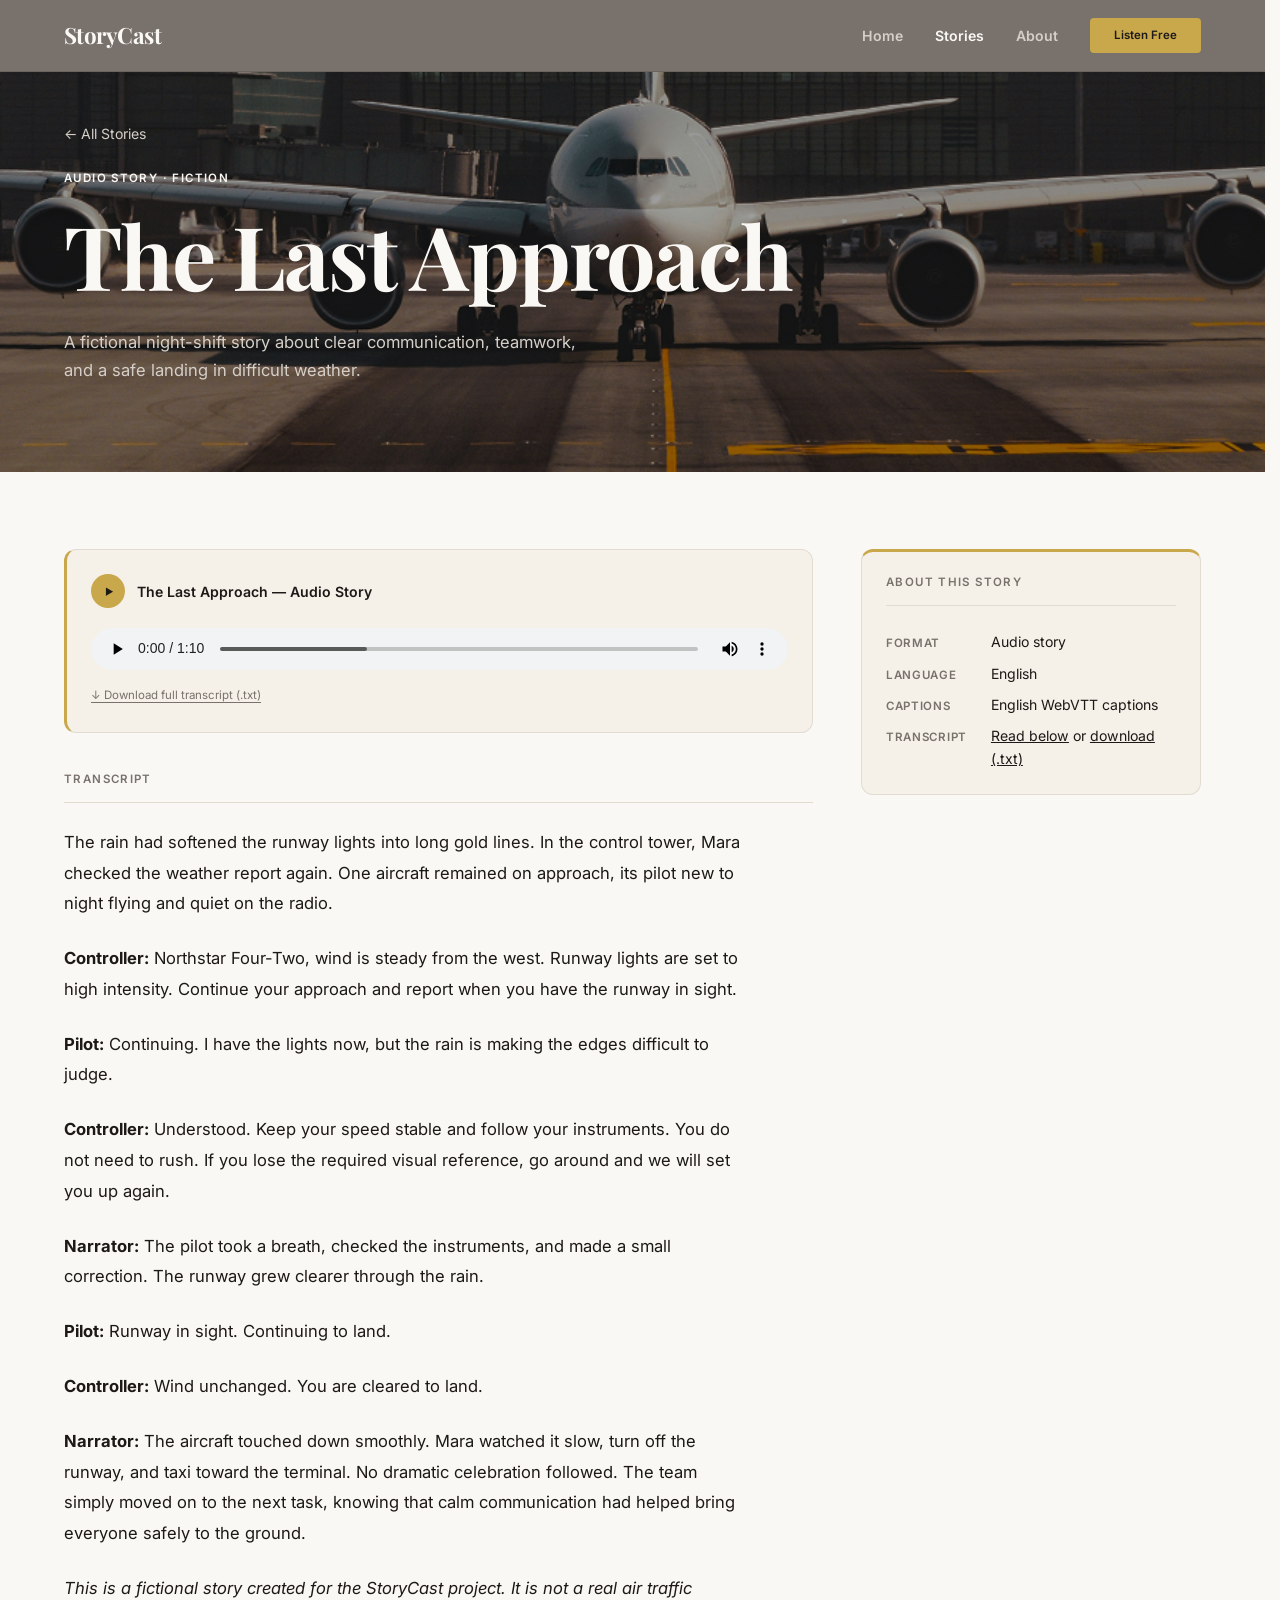
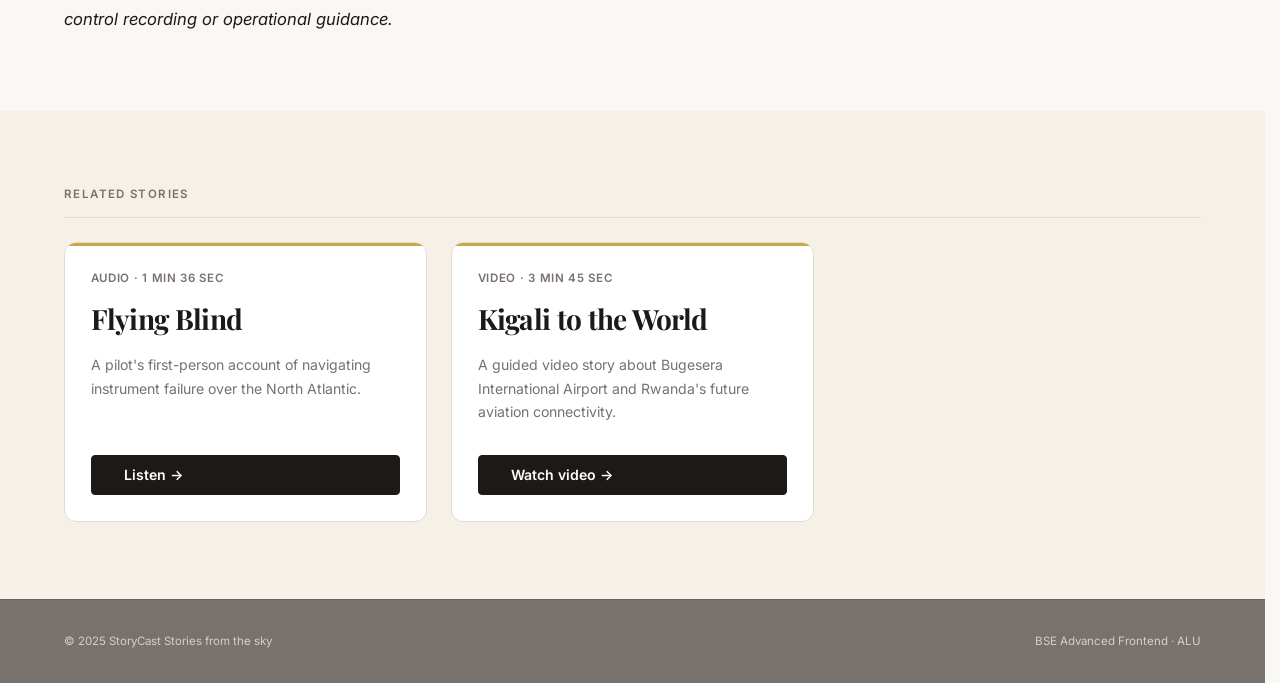
<file: story/the-last-approach.html>
<!DOCTYPE html>
<html lang="en">
<head>
  <meta charset="UTF-8">
  <meta name="viewport" content="width=device-width, initial-scale=1.0">
  <meta name="description" content="The Last Approach — a fictional StoryCast aviation audio story with transcript and captions.">
  <title>The Last Approach — StoryCast</title>
  <link rel="preconnect" href="https://fonts.googleapis.com">
  <link rel="preconnect" href="https://fonts.gstatic.com" crossorigin>
  <link href="https://fonts.googleapis.com/css2?family=Playfair+Display:wght@400;700&family=Inter:wght@400;500;600&display=swap" rel="stylesheet">
  <link rel="stylesheet" href="../css/main.css">
</head>
<body>
  <a href="#main-content" class="skip-link">Skip to main content</a>
  <header>
    <nav class="nav" aria-label="Main navigation">
      <div class="nav__inner">
        <a href="../index.html" class="nav__logo" aria-label="StoryCast — home">StoryCast</a>
        <button class="nav__toggle" aria-expanded="false" aria-controls="nav-links" aria-label="Open navigation menu"><span></span><span></span><span></span></button>
        <ul class="nav__links" id="nav-links" role="list">
          <li><a href="../index.html" class="nav__link">Home</a></li>
          <li><a href="../index.html#stories" class="nav__link" aria-current="page">Stories</a></li>
          <li><a href="../about.html" class="nav__link">About</a></li>
        </ul>
        <a href="#player" class="nav__cta">Listen Free</a>
      </div>
    </nav>
  </header>

  <main id="main-content">
    <section class="hero hero--story" aria-labelledby="story-title" style="background-image: url('../assets/images/Hero_2.png');">
      <div class="hero__inner">
        <a href="../index.html#stories" class="hero__back">← All Stories</a>
        <p class="hero__eyebrow">Audio Story · Fiction</p>
        <h1 class="hero__title" id="story-title">The Last Approach</h1>
        <p class="hero__subtitle">A fictional night-shift story about clear communication, teamwork, and a safe landing in difficult weather.</p>
      </div>
    </section>

    <section class="section" aria-label="Story content">
      <div class="container">
        <div class="story-layout">
          <div>
            <section id="player" aria-labelledby="player-label">
              <div class="player">
                <p class="player__label" id="player-label">The Last Approach — Audio Story</p>
                <figure>
                  <audio class="player__native" controls preload="metadata" aria-labelledby="player-label" aria-describedby="audio-desc">
                    <source src="../assets/audio/the-last-approach.wav" type="audio/wav">
                    <track kind="captions" src="../assets/transcripts/the-last-approach.vtt" srclang="en" label="English captions" default>
                    Your browser does not support audio playback. <a href="../assets/audio/the-last-approach.wav">Download the audio file</a>.
                  </audio>
                  <figcaption class="sr-only" id="audio-desc">Fictional audio story. Read the full transcript below.</figcaption>
                </figure>
                <a href="../assets/transcripts/the-last-approach.txt" download="the-last-approach-transcript.txt" class="player__download">↓ Download full transcript (.txt)</a>
              </div>
            </section>
            <section id="transcript" aria-labelledby="transcript-heading">
              <div class="transcript">
                <h2 class="transcript__heading" id="transcript-heading">Transcript</h2>
                <div class="transcript__body">
                  <p>The rain had softened the runway lights into long gold lines. In the control tower, Mara checked the weather report again. One aircraft remained on approach, its pilot new to night flying and quiet on the radio.</p>
                  <p><strong>Controller:</strong> Northstar Four-Two, wind is steady from the west. Runway lights are set to high intensity. Continue your approach and report when you have the runway in sight.</p>
                  <p><strong>Pilot:</strong> Continuing. I have the lights now, but the rain is making the edges difficult to judge.</p>
                  <p><strong>Controller:</strong> Understood. Keep your speed stable and follow your instruments. You do not need to rush. If you lose the required visual reference, go around and we will set you up again.</p>
                  <p><strong>Narrator:</strong> The pilot took a breath, checked the instruments, and made a small correction. The runway grew clearer through the rain.</p>
                  <p><strong>Pilot:</strong> Runway in sight. Continuing to land.</p>
                  <p><strong>Controller:</strong> Wind unchanged. You are cleared to land.</p>
                  <p><strong>Narrator:</strong> The aircraft touched down smoothly. Mara watched it slow, turn off the runway, and taxi toward the terminal. No dramatic celebration followed. The team simply moved on to the next task, knowing that calm communication had helped bring everyone safely to the ground.</p>
                  <p><em>This is a fictional story created for the StoryCast project. It is not a real air traffic control recording or operational guidance.</em></p>
                </div>
              </div>
            </section>
          </div>
          <aside class="story-sidebar" aria-label="Story details">
            <h2 class="section-label">About This Story</h2>
            <dl class="story-meta">
              <dt>Format</dt><dd>Audio story</dd>
              <dt>Language</dt><dd>English</dd>
              <dt>Captions</dt><dd>English WebVTT captions</dd>
              <dt>Transcript</dt><dd><a href="#transcript">Read below</a> or <a href="../assets/transcripts/the-last-approach.txt" download>download (.txt)</a></dd>
            </dl>
          </aside>
        </div>
      </div>
    </section>

    <section class="section section--cream" aria-labelledby="related-heading">
      <div class="container">
        <h2 class="section-label" id="related-heading">Related Stories</h2>
        <div class="story-grid" role="list">
          <div class="card-wrapper" role="listitem">
            <article class="card" aria-labelledby="related-title-flying-blind">
              <div class="card__body">
                <p class="card__tag">Audio · 1 min 36 sec</p>
                <h3 class="card__title" id="related-title-flying-blind">Flying Blind</h3>
                <p class="card__desc">
                  A pilot's first-person account of navigating instrument
                  failure over the North Atlantic.
                </p>
                <a href="flying-blind.html#player" class="btn btn--dark">
                  Listen →
                </a>
              </div>
            </article>
          </div>

          <div class="card-wrapper" role="listitem">
            <article class="card" aria-labelledby="related-title-kigali">
              <div class="card__body">
                <p class="card__tag">Video · 3 min 45 sec</p>
                <h3 class="card__title" id="related-title-kigali">Kigali to the World</h3>
                <p class="card__desc">
                  A guided video story about Bugesera International Airport
                  and Rwanda's future aviation connectivity.
                </p>
                <a href="kigali-to-the-world.html#video-player" class="btn btn--dark">
                  Watch video →
                </a>
              </div>
            </article>
          </div>
        </div>
      </div>
    </section>
  </main>

  <footer class="footer"><div class="footer__inner"><p class="footer__copy">© 2025 StoryCast Stories from the sky</p><p class="footer__copy">BSE Advanced Frontend · ALU</p></div></footer>
  <script>
    const toggle = document.querySelector('.nav__toggle');
    const navLinks = document.querySelector('.nav__links');
    toggle.addEventListener('click', () => {
      const expanded = toggle.getAttribute('aria-expanded') === 'true';
      toggle.setAttribute('aria-expanded', String(!expanded));
      navLinks.classList.toggle('is-open');
    });
  </script>
</body>
</html>
</file>
<file: css/main.css>
@charset "UTF-8";
@import url("https://fonts.googleapis.com/css2?family=Playfair+Display:wght@400;700&family=Inter:wght@400;500;600&display=swap");
:root {
  --clr-greige-100: #C8BFB8;
  --clr-greige-200: #A09890;
  --clr-greige-300: #78716C;
  --clr-greige-400: #6b6460;
  --clr-gold: #c9a84c;
  --clr-gold-dark: #a8883a;
  --clr-bg: #faf8f5;
  --clr-cream: #f5f0e8;
  --clr-beige: #ede8dc;
  --clr-text: #1c1917;
  --clr-text-muted: #78716c;
  --clr-text-light: #faf8f5;
  --clr-text-muted-light: #d6cfc8;
  --clr-border: #e2dbd0;
  --clr-border-dark: #6b6460;
  --clr-white: #ffffff;
  --clr-focus: #c9a84c;
}

:root {
  --font-heading: 'Playfair Display', Georgia, 'Times New Roman', serif;
  --font-body: 'Inter', system-ui, -apple-system, sans-serif;
  --fs-xs: clamp(0.70rem, 0.9vw, 0.80rem);
  --fs-sm: clamp(0.85rem, 1.1vw, 0.95rem);
  --fs-base: clamp(1rem, 1.3vw, 1.05rem);
  --fs-lg: clamp(1.15rem, 1.8vw, 1.40rem);
  --fs-xl: clamp(1.40rem, 2.5vw, 1.75rem);
  --fs-2xl: clamp(1.75rem, 3.5vw, 2.25rem);
  --fs-3xl: clamp(2.25rem, 5vw, 3.50rem);
  --fs-hero: clamp(3.00rem, 7vw, 5.50rem);
  --fw-regular: 400;
  --fw-medium: 500;
  --fw-semi: 600;
  --fw-bold: 700;
  --lh-tight: 1.15;
  --lh-snug: 1.35;
  --lh-base: 1.65;
  --lh-loose: 1.85;
  --ls-tight: -0.025em;
  --ls-normal: 0;
  --ls-wide: 0.06em;
  --ls-wider: 0.12em;
}

:root {
  --space-1: 0.25rem;
  --space-2: 0.50rem;
  --space-3: 0.75rem;
  --space-4: 1.00rem;
  --space-5: 1.25rem;
  --space-6: 1.50rem;
  --space-8: 2.00rem;
  --space-10: 2.50rem;
  --space-12: 3.00rem;
  --space-16: 4.00rem;
  --space-20: 5.00rem;
  --space-24: 6.00rem;
  --nav-height: 72px;
  --content-max: 1440px;
  --content-pad: clamp(1.25rem, 5vw, 5rem);
  --section-pad: clamp(3rem, 6vw, 6rem);
  --card-pad: clamp(1.25rem, 2vw, 1.75rem);
  --grid-gap: clamp(1rem, 2vw, 1.5rem);
  --radius-sm: 4px;
  --radius-md: 8px;
  --radius-lg: 12px;
  --radius-xl: 16px;
  --radius-full: 9999px;
}

.skip-link {
  position: absolute;
  top: -100%;
  left: var(--space-4);
  z-index: 9999;
  padding: var(--space-3) var(--space-6);
  background-color: var(--clr-gold);
  color: var(--clr-text);
  font-family: var(--font-body);
  font-size: var(--fs-sm);
  font-weight: var(--fw-semi);
  text-decoration: none;
  border-radius: var(--radius-sm);
  transition: top 0.2s ease;
}
.skip-link:focus {
  top: var(--space-4);
  outline: 3px solid var(--clr-text);
  outline-offset: 2px;
}

:focus-visible {
  outline: 2px solid var(--clr-focus);
  outline-offset: 3px;
  border-radius: 2px;
}

:focus:not(:focus-visible) {
  outline: none;
}

.sr-only {
  position: absolute;
  width: 1px;
  height: 1px;
  padding: 0;
  margin: -1px;
  overflow: hidden;
  clip: rect(0, 0, 0, 0);
  white-space: nowrap;
  border: 0;
}

@media (prefers-reduced-motion: reduce) {
  *,
  *::before,
  *::after {
    animation-duration: 0.01ms !important;
    animation-iteration-count: 1 !important;
    transition-duration: 0.01ms !important;
    scroll-behavior: auto !important;
  }
}
@media (forced-colors: active) {
  .card,
  .player,
  .feature-card,
  .engage-card {
    border: 1px solid ButtonText;
  }
  .btn--primary {
    border: 1px solid ButtonText;
  }
}
*,
*::before,
*::after {
  box-sizing: border-box;
  margin: 0;
  padding: 0;
}

html {
  scroll-behavior: smooth;
  scrollbar-gutter: stable;
}

body {
  font-family: var(--font-body);
  font-size: var(--fs-base);
  background-color: var(--clr-bg);
  color: var(--clr-text);
  line-height: var(--lh-base);
  -webkit-font-smoothing: antialiased;
  -moz-osx-font-smoothing: grayscale;
}

img,
video,
audio {
  max-width: 100%;
  display: block;
}

ul,
ol {
  list-style: none;
}

a {
  color: inherit;
}

h1, h2, h3, h4, h5, h6 {
  font-family: var(--font-heading);
  line-height: var(--lh-tight);
  letter-spacing: var(--ls-tight);
}

.container {
  max-width: var(--content-max);
  margin-inline: auto;
  padding-inline: var(--content-pad);
  width: 100%;
}

.section {
  padding-block: var(--section-pad);
}
.section--cream {
  background-color: var(--clr-cream);
}
.section--white {
  background-color: var(--clr-white);
}

.story-grid {
  display: grid;
  grid-template-columns: repeat(3, 1fr);
  gap: var(--grid-gap);
  margin-top: var(--space-6);
}
@media (max-width: 900px) {
  .story-grid {
    grid-template-columns: repeat(2, 1fr);
  }
}
@media (max-width: 560px) {
  .story-grid {
    grid-template-columns: 1fr;
  }
}
.story-grid--related {
  margin-top: var(--space-6);
}

.story-layout {
  display: grid;
  grid-template-columns: 1fr 340px;
  gap: var(--space-12);
  align-items: start;
}
@media (max-width: 880px) {
  .story-layout {
    grid-template-columns: 1fr;
    gap: var(--space-10);
  }
}

.features-grid {
  display: grid;
  grid-template-columns: repeat(2, 1fr);
  gap: var(--grid-gap);
  margin-top: var(--space-6);
}
@media (max-width: 640px) {
  .features-grid {
    grid-template-columns: 1fr;
  }
}

.engage-grid {
  display: grid;
  grid-template-columns: repeat(3, 1fr);
  gap: var(--grid-gap);
  margin-top: var(--space-6);
}
@media (max-width: 720px) {
  .engage-grid {
    grid-template-columns: 1fr;
  }
}

.stats {
  display: flex;
  align-items: center;
  justify-content: center;
  gap: 0;
  flex-wrap: wrap;
}
.stats__item {
  flex: 1 1 160px;
  text-align: center;
  padding: var(--space-5) var(--space-4);
}
.stats__item:not(:last-child) {
  border-right: 1px solid var(--clr-border);
}
.stats__value {
  display: block;
  font-family: var(--font-heading);
  font-size: var(--fs-xl);
  font-weight: var(--fw-bold);
  color: var(--clr-text);
  margin-bottom: var(--space-1);
}
.stats__label {
  display: block;
  font-family: var(--font-body);
  font-size: var(--fs-xs);
  font-weight: var(--fw-semi);
  color: var(--clr-text-muted);
  text-transform: uppercase;
  letter-spacing: var(--ls-wider);
}
@media (max-width: 480px) {
  .stats__item {
    border-right: none !important;
    border-bottom: 1px solid var(--clr-border);
  }
}

.story-meta {
  display: grid;
  grid-template-columns: auto 1fr;
  gap: var(--space-2) var(--space-6);
  align-items: baseline;
}
.story-meta dt {
  font-family: var(--font-body);
  font-size: var(--fs-xs);
  font-weight: var(--fw-semi);
  color: var(--clr-text-muted);
  text-transform: uppercase;
  letter-spacing: var(--ls-wide);
  white-space: nowrap;
}
.story-meta dd {
  font-family: var(--font-body);
  font-size: var(--fs-sm);
  color: var(--clr-text);
}

.nav {
  position: sticky;
  top: 0;
  z-index: 100;
  height: var(--nav-height);
  background-color: var(--clr-greige-300);
  border-bottom: 1px solid var(--clr-greige-400);
}
.nav__inner {
  display: flex;
  align-items: center;
  justify-content: space-between;
  height: 100%;
  max-width: var(--content-max);
  margin-inline: auto;
  padding-inline: var(--content-pad);
  gap: var(--space-8);
}
.nav__logo {
  font-family: var(--font-heading);
  font-size: var(--fs-lg);
  font-weight: var(--fw-bold);
  color: var(--clr-text-light);
  text-decoration: none;
  letter-spacing: var(--ls-tight);
  flex-shrink: 0;
}
.nav__logo:hover {
  color: var(--clr-white);
}
.nav__links {
  display: flex;
  align-items: center;
  gap: var(--space-8);
  margin-inline-start: auto;
}
@media (max-width: 640px) {
  .nav__links {
    display: none;
    position: absolute;
    top: var(--nav-height);
    left: 0;
    right: 0;
    flex-direction: column;
    align-items: stretch;
    background-color: var(--clr-greige-300);
    padding: var(--space-4) var(--content-pad);
    gap: 0;
    border-bottom: 1px solid var(--clr-greige-400);
  }
  .nav__links.is-open {
    display: flex;
  }
}
.nav__link {
  font-family: var(--font-body);
  font-size: var(--fs-sm);
  font-weight: var(--fw-semi);
  color: var(--clr-text-muted-light);
  text-decoration: none;
  padding-block: var(--space-2);
  transition: color 0.2s ease;
}
.nav__link:hover, .nav__link--active, .nav__link[aria-current=page] {
  color: var(--clr-text-light);
}
@media (max-width: 640px) {
  .nav__link {
    padding-block: var(--space-4);
    border-bottom: 1px solid var(--clr-greige-400);
  }
}
.nav__cta {
  display: inline-flex;
  align-items: center;
  padding: var(--space-2) var(--space-6);
  background-color: var(--clr-gold);
  color: var(--clr-text);
  font-family: var(--font-body);
  font-size: var(--fs-xs);
  font-weight: var(--fw-semi);
  text-decoration: none;
  border-radius: var(--radius-sm);
  flex-shrink: 0;
  transition: background-color 0.2s ease;
}
.nav__cta:hover {
  background-color: var(--clr-gold-dark);
}
.nav__toggle {
  display: none;
  flex-direction: column;
  justify-content: center;
  gap: 5px;
  width: 40px;
  height: 40px;
  background: none;
  border: none;
  cursor: pointer;
  padding: var(--space-2);
  flex-shrink: 0;
}
.nav__toggle span {
  display: block;
  width: 22px;
  height: 2px;
  background-color: var(--clr-text-light);
  border-radius: 2px;
  transition: transform 0.25s ease, opacity 0.25s ease;
}
.nav__toggle[aria-expanded=true] span:nth-child(1) {
  transform: translateY(7px) rotate(45deg);
}
.nav__toggle[aria-expanded=true] span:nth-child(2) {
  opacity: 0;
}
.nav__toggle[aria-expanded=true] span:nth-child(3) {
  transform: translateY(-7px) rotate(-45deg);
}
@media (max-width: 640px) {
  .nav__toggle {
    display: flex;
  }
}

.hero {
  background-color: var(--clr-greige-300);
  background-size: cover;
  background-position: center;
  background-repeat: no-repeat;
  padding-block: var(--space-20) var(--space-16);
  min-height: 540px;
  display: flex;
  align-items: center;
}
.hero__inner {
  max-width: var(--content-max);
  margin-inline: auto;
  padding-inline: var(--content-pad);
  width: 100%;
}
.hero__back {
  display: inline-block;
  font-family: var(--font-body);
  font-size: var(--fs-sm);
  color: var(--clr-text-muted-light);
  text-decoration: none;
  margin-bottom: var(--space-6);
  transition: color 0.2s ease;
}
.hero__back:hover {
  color: var(--clr-text-light);
}
.hero__eyebrow {
  display: block;
  font-family: var(--font-body);
  font-size: var(--fs-xs);
  font-weight: var(--fw-semi);
  color: var(--clr-text-light);
  letter-spacing: var(--ls-wider);
  text-transform: uppercase;
  margin-bottom: var(--space-4);
}
.hero__title {
  font-family: var(--font-heading);
  font-size: var(--fs-hero);
  font-weight: var(--fw-bold);
  color: var(--clr-text-light);
  line-height: var(--lh-tight);
  letter-spacing: var(--ls-tight);
  max-width: 16ch;
  margin-bottom: var(--space-6);
}
.hero__subtitle {
  font-family: var(--font-body);
  font-size: var(--fs-base);
  color: var(--clr-text-muted-light);
  line-height: var(--lh-base);
  max-width: 52ch;
  margin-bottom: var(--space-10);
}
.hero__actions {
  display: flex;
  align-items: center;
  gap: var(--space-4);
  flex-wrap: wrap;
}
.hero--story {
  min-height: 360px;
  padding-block: var(--space-12);
}

.btn {
  display: inline-flex;
  align-items: center;
  gap: var(--space-2);
  padding: var(--space-3) var(--space-8);
  font-family: var(--font-body);
  font-size: var(--fs-sm);
  font-weight: var(--fw-semi);
  text-decoration: none;
  border-radius: var(--radius-sm);
  cursor: pointer;
  border: 1.5px solid transparent;
  line-height: 1;
  transition: background-color 0.2s ease, color 0.2s ease, border-color 0.2s ease;
}
.btn--primary {
  background-color: var(--clr-gold);
  color: var(--clr-text);
  border-color: var(--clr-gold);
}
.btn--primary:hover {
  background-color: var(--clr-gold-dark);
  border-color: var(--clr-gold-dark);
}
.btn--outline {
  background: transparent;
  color: var(--clr-text-light);
  border-color: var(--clr-text-muted-light);
}
.btn--outline:hover {
  border-color: var(--clr-text-light);
}
.btn--dark {
  background-color: var(--clr-text);
  color: var(--clr-white);
  border-color: var(--clr-text);
}
.btn--dark:hover {
  background-color: var(--clr-greige-300);
  border-color: var(--clr-greige-300);
}

.card-wrapper {
  container-type: inline-size;
  container-name: story-card;
}

.card {
  background-color: var(--clr-white);
  border: 1px solid var(--clr-border);
  border-radius: var(--radius-lg);
  overflow: hidden;
  position: relative;
  height: 100%;
  display: flex;
  flex-direction: column;
  transition: box-shadow 0.2s ease, transform 0.2s ease;
}
.card::before {
  content: "";
  position: absolute;
  inset-block-start: 0;
  inset-inline: 0;
  height: 3px;
  background-color: var(--clr-gold);
}
.card:hover {
  box-shadow: 0 6px 24px rgba(120, 113, 108, 0.15);
  transform: translateY(-2px);
}
.card--featured {
  background-color: var(--clr-cream);
}
.card__body {
  padding: var(--card-pad);
  display: flex;
  flex-direction: column;
  flex: 1;
}
.card__tag {
  font-family: var(--font-body);
  font-size: var(--fs-xs);
  font-weight: var(--fw-semi);
  color: var(--clr-text-muted);
  text-transform: uppercase;
  letter-spacing: var(--ls-wide);
  margin-bottom: var(--space-3);
}
.card__title {
  font-family: var(--font-heading);
  font-size: var(--fs-xl);
  font-weight: var(--fw-bold);
  color: var(--clr-text);
  line-height: var(--lh-snug);
  margin-bottom: var(--space-4);
}
.card__desc {
  font-family: var(--font-body);
  font-size: var(--fs-sm);
  color: var(--clr-text-muted);
  line-height: var(--lh-base);
  margin-bottom: var(--space-8);
  flex: 1;
}
@container story-card (max-width: 340px) {
  .card .card__title {
    font-size: var(--fs-lg);
  }
  .card .card__desc {
    display: none;
  }
  .card .card__body {
    padding: var(--space-4);
  }
}

.section-label {
  font-family: var(--font-body);
  font-size: var(--fs-xs);
  font-weight: var(--fw-semi);
  color: var(--clr-text-muted);
  text-transform: uppercase;
  letter-spacing: var(--ls-wider);
  padding-bottom: var(--space-4);
  border-bottom: 1px solid var(--clr-border);
  margin-bottom: var(--space-6);
}

.player {
  background-color: var(--clr-cream);
  border: 1px solid var(--clr-border);
  border-left: 3px solid var(--clr-gold);
  border-radius: var(--radius-lg);
  padding: var(--space-6);
  margin-bottom: var(--space-10);
}
.player__label {
  display: flex;
  align-items: center;
  gap: var(--space-3);
  font-family: var(--font-body);
  font-size: var(--fs-sm);
  font-weight: var(--fw-semi);
  color: var(--clr-text);
  margin-bottom: var(--space-5);
}
.player__label::before {
  content: "▶";
  display: inline-flex;
  align-items: center;
  justify-content: center;
  width: 34px;
  height: 34px;
  min-width: 34px;
  background-color: var(--clr-gold);
  color: var(--clr-text);
  border-radius: 50%;
  font-size: 0.65em;
  padding-left: 2px;
}
.player__native {
  width: 100%;
  height: 42px;
  accent-color: var(--clr-gold);
  border-radius: var(--radius-sm);
}
.player__download {
  display: inline-flex;
  align-items: center;
  gap: var(--space-2);
  margin-top: var(--space-4);
  font-family: var(--font-body);
  font-size: var(--fs-xs);
  color: var(--clr-text-muted);
  text-decoration: underline;
  text-underline-offset: 3px;
  transition: color 0.2s ease;
}
.player__download:hover {
  color: var(--clr-text);
}

.video-frame {
  position: relative;
  width: 100%;
  aspect-ratio: 16 / 9;
  overflow: hidden;
  border-radius: var(--radius-sm);
  background-color: #1c1917;
}
.video-frame > iframe {
  position: absolute;
  inset: 0;
  z-index: 0;
  width: 100%;
  height: 100%;
  border: 0;
}
.video-caption-overlay {
  position: absolute;
  z-index: 1;
  right: 5%;
  bottom: 8%;
  left: 5%;
  text-align: center;
  pointer-events: none;
}
.video-caption-overlay span {
  display: inline-block;
  max-width: 90%;
  padding: 0.35em 0.65em;
  border-radius: var(--radius-sm);
  background: rgba(0, 0, 0, 0.8);
  color: #fff;
  font-size: clamp(0.85rem, 2.5vw, 1.25rem);
  line-height: 1.4;
  white-space: pre-line;
}
.video-caption-overlay.is-hidden {
  display: none;
}

.transcript__heading {
  font-family: var(--font-body);
  font-size: var(--fs-xs);
  font-weight: var(--fw-semi);
  color: var(--clr-text-muted);
  text-transform: uppercase;
  letter-spacing: var(--ls-wider);
  padding-bottom: var(--space-4);
  border-bottom: 1px solid var(--clr-border);
  margin-bottom: var(--space-6);
}
.transcript__body {
  font-family: var(--font-body);
  font-size: var(--fs-base);
  color: var(--clr-text-);
  line-height: var(--lh-loose);
  max-width: 68ch;
}
.transcript__body p + p {
  margin-top: var(--space-6);
}
.transcript__body p:nth-child(n+3) {
  color: var(--clr-text-);
}

.story-sidebar {
  background-color: var(--clr-cream);
  border: 1px solid var(--clr-border);
  border-top: 3px solid var(--clr-gold);
  border-radius: var(--radius-lg);
  padding: var(--space-6);
  position: sticky;
  top: calc(var(--nav-height) + var(--space-6));
}

.mission__text {
  font-family: var(--font-body);
  font-size: var(--fs-lg);
  color: var(--clr-text-muted);
  line-height: var(--lh-base);
  max-width: 72ch;
}

.feature-card {
  background-color: var(--clr-white);
  border: 1px solid var(--clr-border);
  border-top: 3px solid var(--clr-gold);
  border-radius: var(--radius-lg);
  padding: var(--card-pad);
}
.feature-card__title {
  font-family: var(--font-heading);
  font-size: var(--fs-lg);
  color: var(--clr-text);
  margin-bottom: var(--space-4);
}
.feature-card__desc {
  font-family: var(--font-body);
  font-size: var(--fs-sm);
  color: var(--clr-text-muted);
  line-height: var(--lh-base);
}

.engage-card {
  background-color: var(--clr-white);
  border: 1px solid var(--clr-border);
  border-left: 3px solid var(--clr-gold);
  border-radius: var(--radius-lg);
  padding: var(--card-pad);
}
.engage-card__title {
  font-family: var(--font-heading);
  font-size: var(--fs-xl);
  color: var(--clr-text);
  margin-bottom: var(--space-4);
}
.engage-card__desc {
  font-family: var(--font-body);
  font-size: var(--fs-sm);
  color: var(--clr-text-muted);
  line-height: var(--lh-base);
}

.footer {
  background-color: var(--clr-greige-300);
  border-top: 1px solid var(--clr-greige-400);
  padding-block: var(--space-8);
}
.footer__inner {
  max-width: var(--content-max);
  margin-inline: auto;
  padding-inline: var(--content-pad);
  display: flex;
  align-items: center;
  justify-content: space-between;
  flex-wrap: wrap;
  gap: var(--space-4);
}
.footer__copy {
  font-family: var(--font-body);
  font-size: var(--fs-xs);
  color: var(--clr-text-muted-light);
}

/*# sourceMappingURL=main.css.map */
</file>
